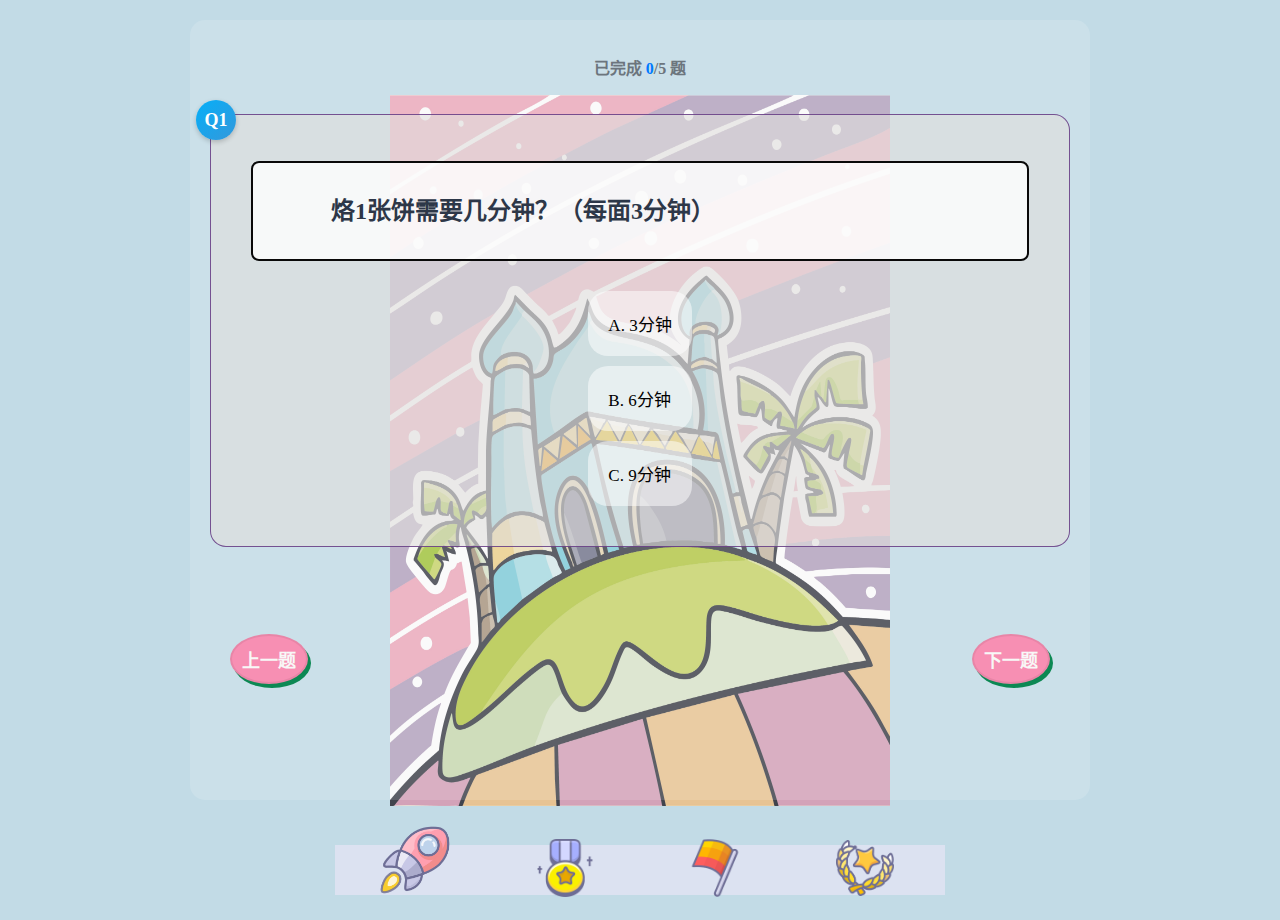
<file: index.html>
<!-- classroom.html -->
<!DOCTYPE html>
<html lang="zh-CN">
<head>
    <meta charset="UTF-8">
    <meta name="viewport" content="width=device-width, initial-scale=1.0">
    <title>课堂练习-勾股定理</title>
    <link rel="stylesheet" href="test.css">
    <link rel="stylesheet" href="classroom.css">
    <link rel="stylesheet" href="nav.css">
    <!-- <link rel="stylesheet" href="https://cdnjs.cloudflare.com/ajax/libs/font-awesome/5.15.4/css/all.min.css">
</head> -->
<body>
    <div class="quiz-container">
        <div class="progress-info">
            已完成 <span id="progress-count">0</span>/5 题
        </div>
        
        <div class="question-container" id="classroom-questions">
            <!-- 题目1 -->
            <div class="question-page active">
                <div class="question-content">
                    <span class="question-number3">Q1</span>
                    <p class="question-text">
                        烙1张饼需要几分钟？（每面3分钟）
                    </p>
                    <div class="options-container1">
                        <ul class="options">
                            <li class="option option-a">
                                <input type="radio" name="q1" value="A" id="q1a">
                                <label for="q1a">A. 3分钟</label>
                            </li>
                            <li class="option option-b">
                                <input type="radio" name="q1" value="B" id="q1b">
                                <label for="q1b">B. 6分钟</label>
                            </li>
                            <li class="option option-c">
                                <input type="radio" name="q1" value="C" id="q1c">
                                <label for="q1c">C. 9分钟</label>
                            </li>
                        </ul>
                    </div>
                </div>
            </div>

            <!-- 题目2 -->
            <div class="question-page">
                <div class="question-content">
                    <span class="question-number3">Q2</span>
                    <p class="question-text">
                        锅1次最多烙2张饼，每面3分钟，问烙3张饼最少需要多久？
                    </p>
                    <div class="options-container1">
                        <ul class="options">
                            <li class="option option-a">
                                <input type="radio" name="q2" value="A" id="q2a">
                                <label for="q2a">A. 6分钟</label>
                            </li>
                            <li class="option option-b">
                                <input type="radio" name="q2" value="B" id="q2b">
                                <label for="q2b">B. 9分钟</label>
                            </li>
                            <li class="option option-c">
                                <input type="radio" name="q2" value="C" id="q2c">
                                <label for="q2c">C. 12分钟</label>
                            </li>
                        </ul>
                    </div>
                </div>
            </div>

            <!-- 题目3 -->
            <div class="question-page">
                <div class="question-content">
                    <span class="question-number3">Q3</span>
                    <p class="question-text">
                        锅1次最多烙2张饼，每面3分钟，问烙5张饼最少需要多久？
                    </p>
                    <div class="options-container1">
                        <ul class="options">
                            <li class="option option-a">
                                <input type="radio" name="q3" value="A" id="q3a">
                                <label for="q3a">A. 15分钟</label>
                            </li>
                            <li class="option option-b">
                                <input type="radio" name="q3" value="B" id="q3b">
                                <label for="q3b">B. 18分钟</label>
                            </li>
                            <li class="option option-c">
                                <input type="radio" name="q3" value="C" id="q3c">
                                <label for="q3c">C. 30分钟</label>
                            </li>
                        </ul>
                    </div>
                </div>
            </div>

            <!-- 题目4 -->
            <div class="question-page">
                <div class="question-content">
                    <span class="question-number3">Q4</span>
                    <p class="question-text">
                        锅1次最多烙2张饼，每面3分钟，问烙6张饼最少需要多久？
                    </p>
                    <div class="options-container1">
                        <ul class="options">
                            <li class="option option-a">
                                <input type="radio" name="q4" value="A" id="q4a">
                                <label for="q4a">A. 15分钟</label>
                            </li>
                            <li class="option option-b">
                                <input type="radio" name="q4" value="B" id="q4b">
                                <label for="q4b">B. 18分钟</label>
                            </li>
                            <li class="option option-c">
                                <input type="radio" name="q4" value="C" id="q4c">
                                <label for="q4c">C. 36分钟</label>
                            </li>
                        </ul>
                    </div>
                </div>
            </div>
            <!-- 题目5 -->
            <div class="question-page">
                <div class="question-content">
                    <span class="question-number3">Q5</span>
                    <p class="question-text">
                        福建舰上有2条电磁弹射轨道，可同时弹射2架飞机。现需起飞9架飞机，每架飞机准备时间10分钟，弹射时间1分钟，最短用时多少?
                    </p>
                    <div class="options-container1">
                        <ul class="options">
                            <li class="option option-a">
                                <input type="radio" name="q5" value="A" id="q5a">
                                <label for="q5a">A. 60分钟</label>
                            </li>
                            <li class="option option-b">
                                <input type="radio" name="q5" value="B" id="q5b">
                                <label for="q5b">B. 80分钟</label>
                            </li>
                            <li class="option option-c">
                                <input type="radio" name="q5" value="C" id="q5c">
                                <label for="q5c">C. 90分钟</label>
                            </li>
                        </ul>
                    </div>
                </div>
            </div>
            <div class="button-controls">
                <button class="prev-btn">上一题</button>
                <button class="next-btn">下一题</button>
            </div>
        </div>

        

        <!-- 完成提示层 -->
        <div class="complete-layer">
            <h2>课堂练习完成！继续学习进步吧！</h2>
            <button id="goto-homework">继续课后练习</button>
        </div>
    </div>
    <nav class="nav">
        <div class="nav-item ">
            <a href="index.html">
                <img src="img/火箭.png" class="nav__image">
            </a>
        </div>
        <div class="nav-item">
            <a href="test.html">
              <img src="img/游戏勋章.png" class="nav__image">
            </a>
        </div>
        <div class="nav-item">
            <a href="review.html">
                <img src="img/游戏分数分值.png" class="nav__image">
            </a>
        </div>
        <div class="nav-item">
            <a href="showmath.html">
                <img src="img/徽章.png" class="nav__image">
            </a>
        </div>
        <div class="nav-overlay"></div>
    </nav>
    
    <script>
        // 移除动态加载导航的代码，因为我们已经直接在HTML中添加了导航结构
        // 设置当前激活状态
        // document.addEventListener('DOMContentLoaded', function() {
        //     const currentPage = window.location.pathname.split('/').pop();
        //     document.querySelectorAll('.nav-item').forEach(link => {
        //         if(link.getAttribute('href') === currentPage || 
        //            (currentPage === '' && link.getAttribute('href') === 'index.html')) {
        //             link.classList.add('active');
        //         }
        //     });
        // });
        // 通用导航逻辑
document.addEventListener("DOMContentLoaded", function () {
  const navItems = document.querySelectorAll(".nav-item");
  const overlay = document.querySelector(".nav-overlay");
  
  // 初始化激活状态
  setActiveByUrl();
  updateOverlayPosition();

  navItems.forEach(item => {
    item.addEventListener("click", function(e) {
      e.preventDefault();
      const targetPage = this.querySelector('a').href;
      
      // 更新激活状态
      navItems.forEach(i => i.classList.remove('active'));
      this.classList.add('active');
      
      // 更新覆盖层位置
      updateOverlayPosition();
      
      // 延迟跳转
      setTimeout(() => {
        window.location.href = targetPage;
      }, 300);
    });
  });

  function setActiveByUrl() {
    const path = window.location.pathname.split('/').pop();
    navItems.forEach(item => {
      const link = new URL(item.querySelector('a').href).pathname.split('/').pop();
      item.classList.toggle('active', link === path);
    });
  }

  function updateOverlayPosition() {
    const activeItem = document.querySelector('.nav-item.active');
    if (!activeItem) return;
    
    const itemWidth = activeItem.offsetWidth;
    const itemOffset = activeItem.offsetLeft;
    
    overlay.style.width = `${itemWidth}px`;
    overlay.style.left = `${itemOffset}px`;
  }
  
  // 窗口resize监听
  window.addEventListener('resize', () => {
    updateOverlayPosition();
  });
});
    </script>
    <script src="classroom.js"></script>
    <script src="test3.js"></script>
</body>
</html>
</file>
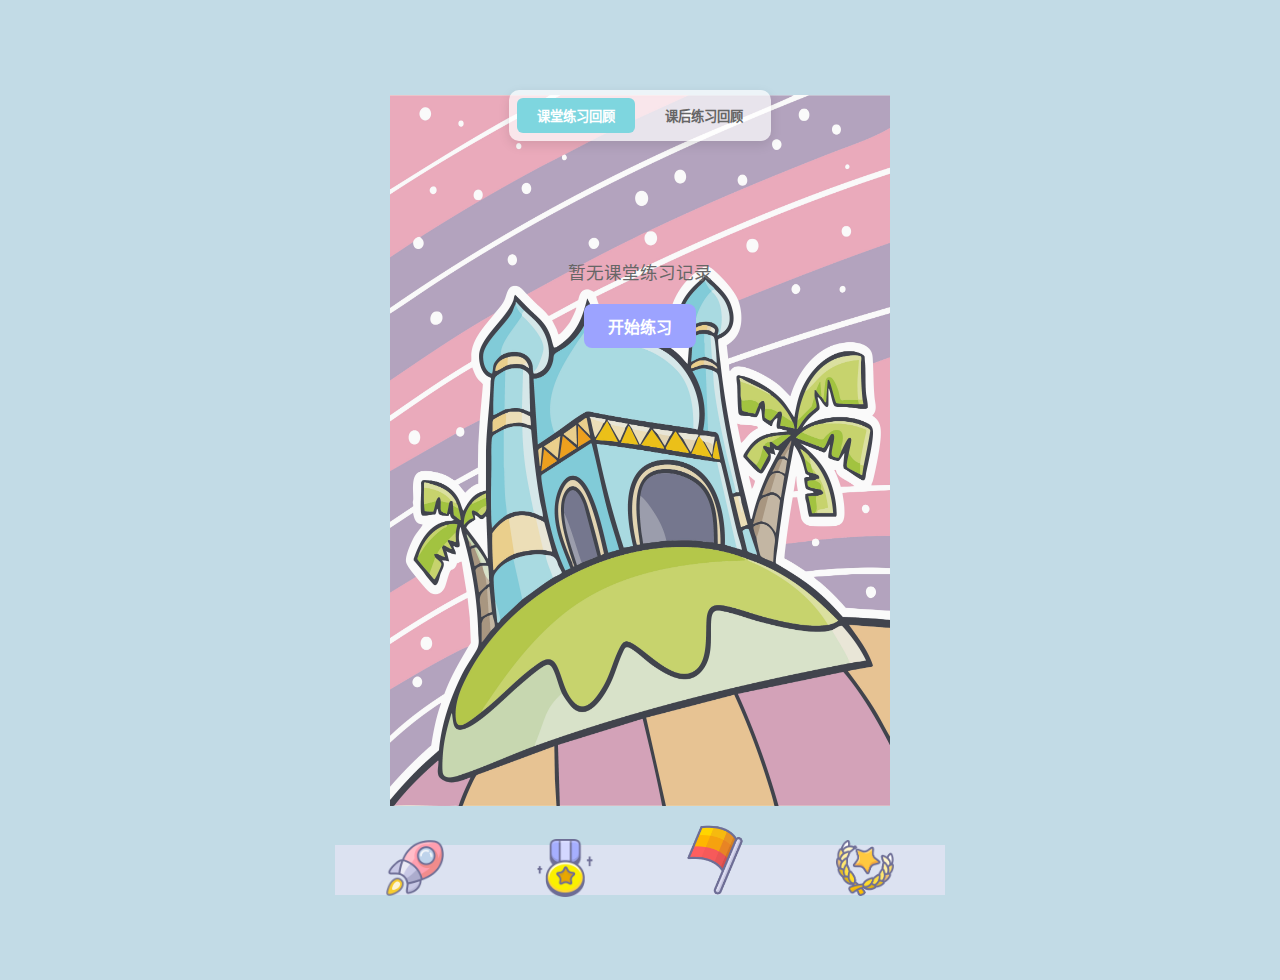
<file: review.html>
<!DOCTYPE html>
<html lang="zh-CN">
<head>
    <meta charset="UTF-8">
    <meta name="viewport" content="width=device-width, initial-scale=1.0">
    <title>习题回顾-勾股定理</title>
    <link rel="stylesheet" href="test.css">
    <link rel="stylesheet" href="style_score.css">
    <link rel="stylesheet" href="stlye_sidebar.css">
    <link rel="stylesheet" href="review_style.css">
    <link rel="stylesheet" href="nav.css">
</head>
<body>
    <nav class="nav">
        <div class="nav-item ">
            <a href="index.html">
                <img src="img/火箭.png" class="nav__image">
            </a>
        </div>
        <div class="nav-item">
            <a href="test.html">
              <img src="img/游戏勋章.png" class="nav__image">
            </a>
        </div>
        <div class="nav-item">
            <a href="review.html">
                <img src="img/游戏分数分值.png" class="nav__image">
            </a>
        </div>
        <div class="nav-item">
            <a href="showmath.html">
                <img src="img/徽章.png" class="nav__image">
            </a>
        </div>
        <div class="nav-overlay"></div>
    </nav>
    <!-- 习题回顾子导航 -->
    <div class="subnav-container">
        <div class="subnav">
            <button class="subnav-item active" data-type="classroom">课堂练习回顾</button>
            <button class="subnav-item" data-type="homework">课后练习回顾</button>
        </div>
    </div>

    <!-- 内容区域 -->
    <div class="review-page-container">
        <!-- 课堂练习回顾内容 -->
        <div class="review-section active" id="classroom-review">
            <div class="review-cards" id="classroom-cards">
                <!-- 卡片将由JavaScript动态生成 -->
                <div class="empty-state">
                    <p>暂无课堂练习记录</p>
                    <a href="index.html" class="start-exercise-btn">开始练习</a>
                </div>
            </div>
        </div>

        <!-- 课后练习回顾内容 -->
        <div class="review-section" id="homework-review">
            <div class="review-cards" id="homework-cards">
                <!-- 卡片将由JavaScript动态生成 -->
                <div class="empty-state">
                    <p>暂无课后练习记录</p>
                    <a href="test.html" class="start-exercise-btn">开始练习</a>
                </div>
            </div>
        </div>
    </div>

    <!-- 详细回顾弹出层 -->
    <div class="detail-review-overlay">
        <div class="detail-review-container">
            <button class="close-detail">&times;</button>
            <h2 class="detail-title">练习详情</h2>
            <div class="detail-stats">
                <div class="stat-item">
                    <span class="stat-label">总题数：</span>
                    <span class="stat-value stat-total">0</span>
                </div>
                <div class="stat-item">
                    <span class="stat-label">正确数：</span>
                    <span class="stat-value stat-correct">0</span>
                </div>
                <div class="stat-item">
                    <span class="stat-label">正确率：</span>
                    <span class="stat-value stat-accuracy">0%</span>
                </div>
                <div class="stat-item">
                    <span class="stat-label">用时：</span>
                    <span class="stat-value time-value">0s</span>
                </div>
                <div class="stat-item">
                    <span class="stat-label">日期：</span>
                    <span class="stat-value date-value">2023-01-01</span>
                </div>
            </div>
            <div class="detail-questions">
                <!-- 题目详情将由JavaScript动态生成 -->
            </div>
        </div>
    </div>

    <script>
        // 通用导航逻辑
document.addEventListener("DOMContentLoaded", function () {
  const navItems = document.querySelectorAll(".nav-item");
  const overlay = document.querySelector(".nav-overlay");
  
  // 初始化激活状态
  setActiveByUrl();
  updateOverlayPosition();

  navItems.forEach(item => {
    item.addEventListener("click", function(e) {
      e.preventDefault();
      const targetPage = this.querySelector('a').href;
      
      // 更新激活状态
      navItems.forEach(i => i.classList.remove('active'));
      this.classList.add('active');
      
      // 更新覆盖层位置
      updateOverlayPosition();
      
      // 延迟跳转
      setTimeout(() => {
        window.location.href = targetPage;
      }, 300);
    });
  });

  function setActiveByUrl() {
    const path = window.location.pathname.split('/').pop();
    navItems.forEach(item => {
      const link = new URL(item.querySelector('a').href).pathname.split('/').pop();
      item.classList.toggle('active', link === path);
    });
  }

  function updateOverlayPosition() {
    const activeItem = document.querySelector('.nav-item.active');
    if (!activeItem) return;
    
    const itemWidth = activeItem.offsetWidth;
    const itemOffset = activeItem.offsetLeft;
    
    overlay.style.width = `${itemWidth}px`;
    overlay.style.left = `${itemOffset}px`;
  }
  
  // 窗口resize监听
  window.addEventListener('resize', () => {
    updateOverlayPosition();
  });
});
    </script>
    <script src="review.js"></script>
</body>
</html>
</file>
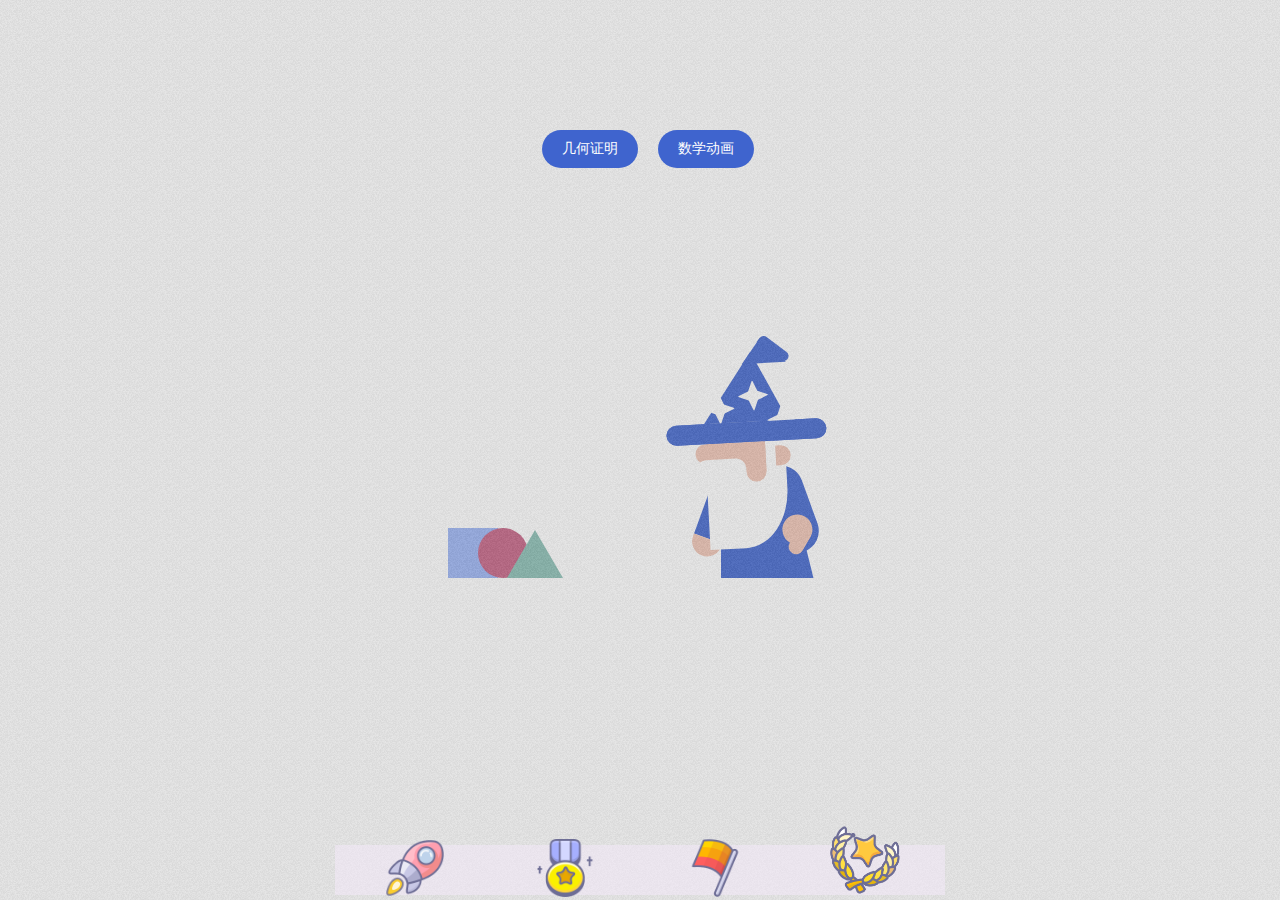
<file: showmath.html>
<!DOCTYPE html>
<html lang="en">

<head>
    <meta charset="UTF-8">
    <meta name="viewport" content="width=device-width, initial-scale=1.0">
    <title>数学之美</title>
    <link rel="stylesheet" href="nav.css">
    <style>
        @charset "UTF-8";
        body {
            display: -webkit-box;
            display: flex;
            -webkit-box-align: center;
            align-items: center;
            -webkit-box-pack: center;
            justify-content: center;
            -webkit-box-orient: vertical;
            -webkit-box-direction: normal;
            flex-direction: column;
            flex-wrap: wrap;
            width: 100vw;
            height: 100vh;
            overflow: hidden
        }

        .scene {
            display: -webkit-box;
            display: flex
        }

        .wizard {
            position: relative;
            width: 190px;
            height: 240px
        }

        .body {
            position: absolute;
            bottom: 0;
            left: 68px;
            height: 100px;
            width: 60px;
            background: #3f64ce
        }

        .body::after {
            content: "";
            position: absolute;
            bottom: 0;
            left: 20px;
            height: 100px;
            width: 60px;
            background: #3f64ce;
            -webkit-transform: skewX(14deg);
            transform: skewX(14deg)
        }

        .right-arm {
            position: absolute;
            bottom: 74px;
            left: 110px;
            height: 44px;
            width: 90px;
            background: #3f64ce;
            border-radius: 22px;
            -webkit-transform-origin: 16px 22px;
            transform-origin: 16px 22px;
            -webkit-transform: rotate(70deg);
            transform: rotate(70deg);
            -webkit-animation: right_arm 10s ease-in-out infinite;
            animation: right_arm 10s ease-in-out infinite
        }

        .right-arm .right-hand {
            position: absolute;
            right: 8px;
            bottom: 8px;
            width: 30px;
            height: 30px;
            border-radius: 50%;
            background: #f1c5b4;
            -webkit-transform-origin: center center;
            transform-origin: center center;
            -webkit-transform: rotate(-40deg);
            transform: rotate(-40deg);
            -webkit-animation: right_hand 10s ease-in-out infinite;
            animation: right_hand 10s ease-in-out infinite
        }

        .right-arm .right-hand::after {
            content: "";
            position: absolute;
            right: 0px;
            top: -8px;
            width: 15px;
            height: 30px;
            border-radius: 10px;
            background: #f1c5b4;
            -webkit-transform: translateY(16px);
            transform: translateY(16px);
            -webkit-animation: right_finger 10s ease-in-out infinite;
            animation: right_finger 10s ease-in-out infinite
        }

        .left-arm {
            position: absolute;
            bottom: 74px;
            left: 26px;
            height: 44px;
            width: 70px;
            background: #3f64ce;
            border-bottom-left-radius: 8px;
            -webkit-transform-origin: 60px 26px;
            transform-origin: 60px 26px;
            -webkit-transform: rotate(-70deg);
            transform: rotate(-70deg);
            -webkit-animation: left_arm 10s ease-in-out infinite;
            animation: left_arm 10s ease-in-out infinite
        }

        .left-arm .left-hand {
            position: absolute;
            left: -18px;
            top: 0;
            width: 18px;
            height: 30px;
            border-top-left-radius: 35px;
            border-bottom-left-radius: 35px;
            background: #f1c5b4
        }

        .left-arm .left-hand::after {
            content: "";
            position: absolute;
            right: 0;
            top: 0;
            width: 30px;
            height: 15px;
            border-radius: 20px;
            background: #f1c5b4;
            -webkit-transform-origin: right bottom;
            transform-origin: right bottom;
            -webkit-transform: scaleX(0);
            transform: scaleX(0);
            -webkit-animation: left_finger 10s ease-in-out infinite;
            animation: left_finger 10s ease-in-out infinite
        }

        .head {
            position: absolute;
            top: 0;
            left: 14px;
            width: 160px;
            height: 210px;
            -webkit-transform-origin: center center;
            transform-origin: center center;
            -webkit-transform: rotate(-3deg);
            transform: rotate(-3deg);
            -webkit-animation: head 10s ease-in-out infinite;
            animation: head 10s ease-in-out infinite
        }

        .head .beard {
            position: absolute;
            bottom: 0;
            left: 38px;
            height: 106px;
            width: 80px;
            border-bottom-right-radius: 55%;
            background: #ffffff
        }

        .head .beard::after {
            content: "";
            position: absolute;
            top: 16px;
            left: -10px;
            width: 40px;
            height: 20px;
            border-radius: 20px;
            background: #ffffff
        }

        .head .face {
            position: absolute;
            bottom: 76px;
            left: 38px;
            height: 30px;
            width: 60px;
            background: #f1c5b4
        }

        .head .face::before {
            content: "";
            position: absolute;
            top: 0px;
            left: 40px;
            width: 20px;
            height: 40px;
            border-bottom-right-radius: 20px;
            border-bottom-left-radius: 20px;
            background: #f1c5b4
        }

        .head .face::after {
            content: "";
            position: absolute;
            top: 16px;
            left: -10px;
            width: 50px;
            height: 20px;
            border-radius: 20px;
            border-bottom-right-radius: 0px;
            background: #ffffff
        }

        .head .face .adds {
            position: absolute;
            top: 0px;
            left: -10px;
            width: 40px;
            height: 20px;
            border-radius: 20px;
            background: #f1c5b4
        }

        .head .face .adds::after {
            content: "";
            position: absolute;
            top: 5px;
            left: 80px;
            width: 15px;
            height: 20px;
            border-bottom-right-radius: 20px;
            border-top-right-radius: 20px;
            background: #f1c5b4
        }

        .head .hat {
            position: absolute;
            bottom: 106px;
            left: 0;
            width: 160px;
            height: 20px;
            border-radius: 20px;
            background: #3f64ce
        }

        .head .hat::before {
            content: "";
            position: absolute;
            top: -70px;
            left: 50%;
            -webkit-transform: translatex(-50%);
            transform: translatex(-50%);
            width: 0;
            height: 0;
            border-style: solid;
            border-width: 0 34px 70px 50px;
            border-color: transparent transparent #3f64ce transparent
        }

        .head .hat::after {
            content: "";
            position: absolute;
            top: 0;
            left: 0;
            width: 160px;
            height: 20px;
            background: #3f64ce;
            border-radius: 20px
        }

        .head .hat .hat-of-the-hat {
            position: absolute;
            bottom: 78px;
            left: 79px;
            width: 0;
            height: 0;
            border-style: solid;
            border-width: 0 25px 25px 19px;
            border-color: transparent transparent #3f64ce transparent
        }

        .head .hat .hat-of-the-hat::after {
            content: "";
            position: absolute;
            top: 6px;
            left: -4px;
            width: 35px;
            height: 10px;
            border-radius: 10px;
            border-bottom-left-radius: 0px;
            background: #3f64ce;
            -webkit-transform: rotate(40deg);
            transform: rotate(40deg)
        }

        .head .hat .four-point-star {
            position: absolute;
            width: 12px;
            height: 12px
        }

        .head .hat .four-point-star::after, .head .hat .four-point-star::before {
            content: "";
            position: absolute;
            background: #ffffff;
            display: block;
            left: 0;
            width: 141.4213%;
            top: 0;
            bottom: 0;
            border-radius: 10%;
            -webkit-transform: rotate(66.66deg) skewX(45deg);
            transform: rotate(66.66deg) skewX(45deg)
        }

        .head .hat .four-point-star::after {
            -webkit-transform: rotate(156.66deg) skew(45deg);
            transform: rotate(156.66deg) skew(45deg)
        }

        .head .hat .four-point-star.--first {
            bottom: 28px;
            left: 46px
        }

        .head .hat .four-point-star.--second {
            bottom: 40px;
            left: 80px
        }
        @media (max-width: 768px) {
            .scene {
                transform: scale(0.8);
            }
            .button-container {
                top: 80px;
            }
        }
        .head .hat .four-point-star.--third {
            bottom: 15px;
            left: 108px
        }
        @media (max-width: 768px) {
        .scene {
            transform: scale(0.7);
            -webkit-transform: scale(0.7);
        }
        /* 减小动画移动距离 */
        .square, .circle, .triangle {
            transform: scale(0.6);
            -webkit-transform: scale(0.6);
        }
        .square::after, .circle::after, .triangle::after {
            transform: scale(0.7);
            -webkit-transform: scale(0.7);
        }
    }

        @-webkit-keyframes right_arm {
            0% {
                -webkit-transform: rotate(70deg);
                transform: rotate(70deg)
            }
            10% {
                -webkit-transform: rotate(8deg);
                transform: rotate(8deg)
            }
            15% {
                -webkit-transform: rotate(20deg);
                transform: rotate(20deg)
            }
            20% {
                -webkit-transform: rotate(10deg);
                transform: rotate(10deg)
            }
            25% {
                -webkit-transform: rotate(26deg);
                transform: rotate(26deg)
            }
            30% {
                -webkit-transform: rotate(10deg);
                transform: rotate(10deg)
            }
            35% {
                -webkit-transform: rotate(28deg);
                transform: rotate(28deg)
            }
            40% {
                -webkit-transform: rotate(9deg);
                transform: rotate(9deg)
            }
            45% {
                -webkit-transform: rotate(28deg);
                transform: rotate(28deg)
            }
            50% {
                -webkit-transform: rotate(8deg);
                transform: rotate(8deg)
            }
            58% {
                -webkit-transform: rotate(74deg);
                transform: rotate(74deg)
            }
            62% {
                -webkit-transform: rotate(70deg);
                transform: rotate(70deg)
            }
        }

        @keyframes right_arm {
            0% {
                -webkit-transform: rotate(70deg);
                transform: rotate(70deg)
            }
            10% {
                -webkit-transform: rotate(8deg);
                transform: rotate(8deg)
            }
            15% {
                -webkit-transform: rotate(20deg);
                transform: rotate(20deg)
            }
            20% {
                -webkit-transform: rotate(10deg);
                transform: rotate(10deg)
            }
            25% {
                -webkit-transform: rotate(26deg);
                transform: rotate(26deg)
            }
            30% {
                -webkit-transform: rotate(10deg);
                transform: rotate(10deg)
            }
            35% {
                -webkit-transform: rotate(28deg);
                transform: rotate(28deg)
            }
            40% {
                -webkit-transform: rotate(9deg);
                transform: rotate(9deg)
            }
            45% {
                -webkit-transform: rotate(28deg);
                transform: rotate(28deg)
            }
            50% {
                -webkit-transform: rotate(8deg);
                transform: rotate(8deg)
            }
            58% {
                -webkit-transform: rotate(74deg);
                transform: rotate(74deg)
            }
            62% {
                -webkit-transform: rotate(70deg);
                transform: rotate(70deg)
            }
        }

        @-webkit-keyframes left_arm {
            0% {
                -webkit-transform: rotate(-70deg);
                transform: rotate(-70deg)
            }
            10% {
                -webkit-transform: rotate(6deg);
                transform: rotate(6deg)
            }
            15% {
                -webkit-transform: rotate(-18deg);
                transform: rotate(-18deg)
            }
            20% {
                -webkit-transform: rotate(5deg);
                transform: rotate(5deg)
            }
            25% {
                -webkit-transform: rotate(-18deg);
                transform: rotate(-18deg)
            }
            30% {
                -webkit-transform: rotate(5deg);
                transform: rotate(5deg)
            }
            35% {
                -webkit-transform: rotate(-17deg);
                transform: rotate(-17deg)
            }
            40% {
                -webkit-transform: rotate(5deg);
                transform: rotate(5deg)
            }
            45% {
                -webkit-transform: rotate(-18deg);
                transform: rotate(-18deg)
            }
            50% {
                -webkit-transform: rotate(6deg);
                transform: rotate(6deg)
            }
            58% {
                -webkit-transform: rotate(-74deg);
                transform: rotate(-74deg)
            }
            62% {
                -webkit-transform: rotate(-70deg);
                transform: rotate(-70deg)
            }
        }

        @keyframes left_arm {
            0% {
                -webkit-transform: rotate(-70deg);
                transform: rotate(-70deg)
            }
            10% {
                -webkit-transform: rotate(6deg);
                transform: rotate(6deg)
            }
            15% {
                -webkit-transform: rotate(-18deg);
                transform: rotate(-18deg)
            }
            20% {
                -webkit-transform: rotate(5deg);
                transform: rotate(5deg)
            }
            25% {
                -webkit-transform: rotate(-18deg);
                transform: rotate(-18deg)
            }
            30% {
                -webkit-transform: rotate(5deg);
                transform: rotate(5deg)
            }
            35% {
                -webkit-transform: rotate(-17deg);
                transform: rotate(-17deg)
            }
            40% {
                -webkit-transform: rotate(5deg);
                transform: rotate(5deg)
            }
            45% {
                -webkit-transform: rotate(-18deg);
                transform: rotate(-18deg)
            }
            50% {
                -webkit-transform: rotate(6deg);
                transform: rotate(6deg)
            }
            58% {
                -webkit-transform: rotate(-74deg);
                transform: rotate(-74deg)
            }
            62% {
                -webkit-transform: rotate(-70deg);
                transform: rotate(-70deg)
            }
        }

        @-webkit-keyframes right_hand {
            0% {
                -webkit-transform: rotate(-40deg);
                transform: rotate(-40deg)
            }
            10% {
                -webkit-transform: rotate(-20deg);
                transform: rotate(-20deg)
            }
            15% {
                -webkit-transform: rotate(-5deg);
                transform: rotate(-5deg)
            }
            20% {
                -webkit-transform: rotate(-60deg);
                transform: rotate(-60deg)
            }
            25% {
                -webkit-transform: rotate(0deg);
                transform: rotate(0deg)
            }
            30% {
                -webkit-transform: rotate(-60deg);
                transform: rotate(-60deg)
            }
            35% {
                -webkit-transform: rotate(0deg);
                transform: rotate(0deg)
            }
            40% {
                -webkit-transform: rotate(-40deg);
                transform: rotate(-40deg)
            }
            45% {
                -webkit-transform: rotate(-60deg);
                transform: rotate(-60deg)
            }
            50% {
                -webkit-transform: rotate(10deg);
                transform: rotate(10deg)
            }
            60% {
                -webkit-transform: rotate(-40deg);
                transform: rotate(-40deg)
            }
        }

        @keyframes right_hand {
            0% {
                -webkit-transform: rotate(-40deg);
                transform: rotate(-40deg)
            }
            10% {
                -webkit-transform: rotate(-20deg);
                transform: rotate(-20deg)
            }
            15% {
                -webkit-transform: rotate(-5deg);
                transform: rotate(-5deg)
            }
            20% {
                -webkit-transform: rotate(-60deg);
                transform: rotate(-60deg)
            }
            25% {
                -webkit-transform: rotate(0deg);
                transform: rotate(0deg)
            }
            30% {
                -webkit-transform: rotate(-60deg);
                transform: rotate(-60deg)
            }
            35% {
                -webkit-transform: rotate(0deg);
                transform: rotate(0deg)
            }
            40% {
                -webkit-transform: rotate(-40deg);
                transform: rotate(-40deg)
            }
            45% {
                -webkit-transform: rotate(-60deg);
                transform: rotate(-60deg)
            }
            50% {
                -webkit-transform: rotate(10deg);
                transform: rotate(10deg)
            }
            60% {
                -webkit-transform: rotate(-40deg);
                transform: rotate(-40deg)
            }
        }

        @-webkit-keyframes right_finger {
            0% {
                -webkit-transform: translateY(16px);
                transform: translateY(16px)
            }
            10% {
                -webkit-transform: none;
                transform: none
            }
            50% {
                -webkit-transform: none;
                transform: none
            }
            60% {
                -webkit-transform: translateY(16px);
                transform: translateY(16px)
            }
        }

        @keyframes right_finger {
            0% {
                -webkit-transform: translateY(16px);
                transform: translateY(16px)
            }
            10% {
                -webkit-transform: none;
                transform: none
            }
            50% {
                -webkit-transform: none;
                transform: none
            }
            60% {
                -webkit-transform: translateY(16px);
                transform: translateY(16px)
            }
        }

        @-webkit-keyframes left_finger {
            0% {
                -webkit-transform: scaleX(0);
                transform: scaleX(0)
            }
            10% {
                -webkit-transform: scaleX(1) rotate(6deg);
                transform: scaleX(1) rotate(6deg)
            }
            15% {
                -webkit-transform: scaleX(1) rotate(0deg);
                transform: scaleX(1) rotate(0deg)
            }
            20% {
                -webkit-transform: scaleX(1) rotate(8deg);
                transform: scaleX(1) rotate(8deg)
            }
            25% {
                -webkit-transform: scaleX(1) rotate(0deg);
                transform: scaleX(1) rotate(0deg)
            }
            30% {
                -webkit-transform: scaleX(1) rotate(7deg);
                transform: scaleX(1) rotate(7deg)
            }
            35% {
                -webkit-transform: scaleX(1) rotate(0deg);
                transform: scaleX(1) rotate(0deg)
            }
            40% {
                -webkit-transform: scaleX(1) rotate(5deg);
                transform: scaleX(1) rotate(5deg)
            }
            45% {
                -webkit-transform: scaleX(1) rotate(0deg);
                transform: scaleX(1) rotate(0deg)
            }
            50% {
                -webkit-transform: scaleX(1) rotate(6deg);
                transform: scaleX(1) rotate(6deg)
            }
            58% {
                -webkit-transform: scaleX(0);
                transform: scaleX(0)
            }
        }

        @keyframes left_finger {
            0% {
                -webkit-transform: scaleX(0);
                transform: scaleX(0)
            }
            10% {
                -webkit-transform: scaleX(1) rotate(6deg);
                transform: scaleX(1) rotate(6deg)
            }
            15% {
                -webkit-transform: scaleX(1) rotate(0deg);
                transform: scaleX(1) rotate(0deg)
            }
            20% {
                -webkit-transform: scaleX(1) rotate(8deg);
                transform: scaleX(1) rotate(8deg)
            }
            25% {
                -webkit-transform: scaleX(1) rotate(0deg);
                transform: scaleX(1) rotate(0deg)
            }
            30% {
                -webkit-transform: scaleX(1) rotate(7deg);
                transform: scaleX(1) rotate(7deg)
            }
            35% {
                -webkit-transform: scaleX(1) rotate(0deg);
                transform: scaleX(1) rotate(0deg)
            }
            40% {
                -webkit-transform: scaleX(1) rotate(5deg);
                transform: scaleX(1) rotate(5deg)
            }
            45% {
                -webkit-transform: scaleX(1) rotate(0deg);
                transform: scaleX(1) rotate(0deg)
            }
            50% {
                -webkit-transform: scaleX(1) rotate(6deg);
                transform: scaleX(1) rotate(6deg)
            }
            58% {
                -webkit-transform: scaleX(0);
                transform: scaleX(0)
            }
        }

        @-webkit-keyframes head {
            0% {
                -webkit-transform: rotate(-3deg);
                transform: rotate(-3deg)
            }
            10% {
                -webkit-transform: translatex(10px) rotate(7deg);
                transform: translatex(10px) rotate(7deg)
            }
            50% {
                -webkit-transform: translatex(0px) rotate(0deg);
                transform: translatex(0px) rotate(0deg)
            }
            56% {
                -webkit-transform: rotate(-3deg);
                transform: rotate(-3deg)
            }
        }

        @keyframes head {
            0% {
                -webkit-transform: rotate(-3deg);
                transform: rotate(-3deg)
            }
            10% {
                -webkit-transform: translatex(10px) rotate(7deg);
                transform: translatex(10px) rotate(7deg)
            }
            50% {
                -webkit-transform: translatex(0px) rotate(0deg);
                transform: translatex(0px) rotate(0deg)
            }
            56% {
                -webkit-transform: rotate(-3deg);
                transform: rotate(-3deg)
            }
        }

        .objects {
            position: relative;
            width: 200px;
            height: 240px
        }

        .square {
            position: absolute;
            bottom: -60px;
            left: -5px;
            width: 120px;
            height: 120px;
            border-radius: 50%;
            -webkit-transform: rotate(-360deg);
            transform: rotate(-360deg);
            -webkit-animation: path_square 10s ease-in-out infinite;
            animation: path_square 10s ease-in-out infinite
        }

        .square::after {
            content: "";
            position: absolute;
            top: 10px;
            left: 0;
            width: 50px;
            height: 50px;
            background: #9ab3f5
        }

        .circle {
            position: absolute;
            bottom: 10px;
            left: 0;
            width: 100px;
            height: 100px;
            border-radius: 50%;
            -webkit-transform: rotate(-360deg);
            transform: rotate(-360deg);
            -webkit-animation: path_circle 10s ease-in-out infinite;
            animation: path_circle 10s ease-in-out infinite
        }

        .circle::after {
            content: "";
            position: absolute;
            bottom: -10px;
            left: 25px;
            width: 50px;
            height: 50px;
            border-radius: 50%;
            background: #c56183
        }

        .triangle {
            position: absolute;
            bottom: -62px;
            left: -10px;
            width: 110px;
            height: 110px;
            border-radius: 50%;
            -webkit-transform: rotate(-360deg);
            transform: rotate(-360deg);
            -webkit-animation: path_triangle 10s ease-in-out infinite;
            animation: path_triangle 10s ease-in-out infinite
        }

        .triangle::after {
            content: "";
            position: absolute;
            top: 0;
            right: -10px;
            width: 0;
            height: 0;
            border-style: solid;
            border-width: 0 28px 48px 28px;
            border-color: transparent transparent #89beb3 transparent
        }

        @-webkit-keyframes path_circle {
            0% {
                -webkit-transform: translateY(0);
                transform: translateY(0)
            }
            10% {
                -webkit-transform: translateY(-100px) rotate(-5deg);
                transform: translateY(-100px) rotate(-5deg)
            }
            55% {
                -webkit-transform: translateY(-100px) rotate(-360deg);
                transform: translateY(-100px) rotate(-360deg)
            }
            58% {
                -webkit-transform: translateY(-100px) rotate(-360deg);
                transform: translateY(-100px) rotate(-360deg)
            }
            63% {
                -webkit-transform: rotate(-360deg);
                transform: rotate(-360deg)
            }
        }

        @keyframes path_circle {
            0% {
                -webkit-transform: translateY(0);
                transform: translateY(0)
            }
            10% {
                -webkit-transform: translateY(-100px) rotate(-5deg);
                transform: translateY(-100px) rotate(-5deg)
            }
            55% {
                -webkit-transform: translateY(-100px) rotate(-360deg);
                transform: translateY(-100px) rotate(-360deg)
            }
            58% {
                -webkit-transform: translateY(-100px) rotate(-360deg);
                transform: translateY(-100px) rotate(-360deg)
            }
            63% {
                -webkit-transform: rotate(-360deg);
                transform: rotate(-360deg)
            }
        }

        @-webkit-keyframes path_square {
            0% {
                -webkit-transform: translateY(0);
                transform: translateY(0)
            }
            10% {
                -webkit-transform: translateY(-155px) translatex(-15px) rotate(10deg);
                transform: translateY(-155px) translatex(-15px) rotate(10deg)
            }
            55% {
                -webkit-transform: translateY(-155px) translatex(-15px) rotate(-350deg);
                transform: translateY(-155px) translatex(-15px) rotate(-350deg)
            }
            57% {
                -webkit-transform: translateY(-155px) translatex(-15px) rotate(-350deg);
                transform: translateY(-155px) translatex(-15px) rotate(-350deg)
            }
            63% {
                -webkit-transform: rotate(-360deg);
                transform: rotate(-360deg)
            }
        }

        @keyframes path_square {
            0% {
                -webkit-transform: translateY(0);
                transform: translateY(0)
            }
            10% {
                -webkit-transform: translateY(-155px) translatex(-15px) rotate(10deg);
                transform: translateY(-155px) translatex(-15px) rotate(10deg)
            }
            55% {
                -webkit-transform: translateY(-155px) translatex(-15px) rotate(-350deg);
                transform: translateY(-155px) translatex(-15px) rotate(-350deg)
            }
            57% {
                -webkit-transform: translateY(-155px) translatex(-15px) rotate(-350deg);
                transform: translateY(-155px) translatex(-15px) rotate(-350deg)
            }
            63% {
                -webkit-transform: rotate(-360deg);
                transform: rotate(-360deg)
            }
        }

        @-webkit-keyframes path_triangle {
            0% {
                -webkit-transform: translateY(0);
                transform: translateY(0)
            }
            10% {
                -webkit-transform: translateY(-172px) translatex(10px) rotate(-10deg);
                transform: translateY(-172px) translatex(10px) rotate(-10deg)
            }
            55% {
                -webkit-transform: translateY(-172px) translatex(10px) rotate(-365deg);
                transform: translateY(-172px) translatex(10px) rotate(-365deg)
            }
            58% {
                -webkit-transform: translateY(-172px) translatex(10px) rotate(-365deg);
                transform: translateY(-172px) translatex(10px) rotate(-365deg)
            }
            63% {
                -webkit-transform: rotate(-360deg);
                transform: rotate(-360deg)
            }
        }

        @keyframes path_triangle {
            0% {
                -webkit-transform: translateY(0);
                transform: translateY(0)
            }
            10% {
                -webkit-transform: translateY(-172px) translatex(10px) rotate(-10deg);
                transform: translateY(-172px) translatex(10px) rotate(-10deg)
            }
            55% {
                -webkit-transform: translateY(-172px) translatex(10px) rotate(-365deg);
                transform: translateY(-172px) translatex(10px) rotate(-365deg)
            }
            58% {
                -webkit-transform: translateY(-172px) translatex(10px) rotate(-365deg);
                transform: translateY(-172px) translatex(10px) rotate(-365deg)
            }
            63% {
                -webkit-transform: rotate(-360deg);
                transform: rotate(-360deg)
            }
        }
        /*======================进度条================*/
        /* .progress {
            position: relative;
            margin-top: 60px;
            width: 400px;
            height: 20px;
            background: #eee
        }

        .progress::after {
            content: "";
            position: absolute;
            top: 0;
            left: 0;
            width: 0;
            height: 100%;
            background: #637373;
            -webkit-animation: progress 20s linear infinite;
            animation: progress 20s linear infinite
        }

        @-webkit-keyframes progress {
            from {
                width: 0
            }
            to {
                width: 100%
            }
        }

        @keyframes progress {
            from {
                width: 0
            }
            to {
                width: 100%
            }
        } */
         /*======================*/
        /* 新增按钮样式 */
        .button-container {
            position: absolute;
            top: 120px;
            width: 100%;
            display: flex;
            justify-content: center;
            gap: 20px;
            z-index: 1001;
            padding:10px 0;
        }

        .nav-button {
            padding: 10px 20px;
            background: #3f64ce;
            color: white;
            border: none;
            border-radius: 20px;
            cursor: pointer;
            font-size: 14px;
            text-decoration: none;
            transition: transform 0.2s, background 0.2s;
        }

        .nav-button:hover {
            background: #2a4a9e;
            transform: scale(1.05);
        }
        /*======================*/
        .noise {
            position: absolute;
            top: 50%;
            left: 50%;
            -webkit-transform: translate(-50%, -50%);
            transform: translate(-50%, -50%);
            width: 100%;
            height: 100%;
            z-index: 1000;
            background-image: url([data-uri])
        }
    </style>
</head>

<body>
<div class="scene">
    <div class="objects">
        <div class="square"></div>
        <div class="circle"></div>
        <div class="triangle"></div>
    </div>
    <div class="wizard">
        <div class="body"></div>
        <div class="right-arm">
            <div class="right-hand"></div>
        </div>
        <div class="left-arm">
            <div class="left-hand"></div>
        </div>
        <div class="head">
            <div class="beard"></div>
            <div class="face">
                <div class="adds"></div>
            </div>
            <div class="hat">
                <div class="hat-of-the-hat"></div>
                <div class="four-point-star --first"></div>
                <div class="four-point-star --second"></div>
                <div class="four-point-star --third"></div>
            </div>
        </div>
    </div>
</div>
<div class="noise"></div>
<div class="button-container">
    <a href="lll.html" class="nav-button">几何证明</a>
    <a href="yyy.html" class="nav-button">数学动画</a>
</div>
<nav class="nav">
    <div class="nav-item ">
        <a href="index.html">
            <img src="img/火箭.png" class="nav__image">
        </a>
    </div>
    <div class="nav-item">
        <a href="test.html">
          <img src="img/游戏勋章.png" class="nav__image">
        </a>
    </div>
    <div class="nav-item">
        <a href="review.html">
            <img src="img/游戏分数分值.png" class="nav__image">
        </a>
    </div>
    <div class="nav-item">
        <a href="showmath.html">
            <img src="img/徽章.png" class="nav__image">
        </a>
    </div>
    <div class="nav-overlay"></div>
</nav>
<script>
   // 获取所有导航按钮
    const navButtons = document.querySelectorAll('.nav-button');
    
    // 为每个按钮绑定点击事件
    navButtons.forEach(button => {
        button.addEventListener('click', (e) => {
            // 获取目标URL
            const target = button.getAttribute('href');
            
            // 执行跳转处理
            handleNavigation(e, target);
        });
    });
    
    // 页面加载时的按钮动画
    document.addEventListener('DOMContentLoaded', () => {
        navButtons.forEach(btn => {
            btn.style.transform = 'scale(0.9)';
            setTimeout(() => {
                btn.style.transform = 'scale(1)';
            }, 500);
        });
    });
    //==============================================//
    document.addEventListener("DOMContentLoaded", function () {
  const navItems = document.querySelectorAll(".nav-item");
  const overlay = document.querySelector(".nav-overlay");
  
  // 初始化激活状态
  setActiveByUrl();
  updateOverlayPosition();

  navItems.forEach(item => {
    item.addEventListener("click", function(e) {
      e.preventDefault();
      const targetPage = this.querySelector('a').href;
      
      // 更新激活状态
      navItems.forEach(i => i.classList.remove('active'));
      this.classList.add('active');
      
      // 更新覆盖层位置
      updateOverlayPosition();
      
      // 延迟跳转
      setTimeout(() => {
        window.location.href = targetPage;
      }, 300);
    });
  });

  function setActiveByUrl() {
    const path = window.location.pathname.split('/').pop();
    navItems.forEach(item => {
      const link = new URL(item.querySelector('a').href).pathname.split('/').pop();
      item.classList.toggle('active', link === path);
    });
  }

  function updateOverlayPosition() {
    const activeItem = document.querySelector('.nav-item.active');
    if (!activeItem) return;
    
    const itemWidth = activeItem.offsetWidth;
    const itemOffset = activeItem.offsetLeft;
    
    overlay.style.width = `${itemWidth}px`;
    overlay.style.left = `${itemOffset}px`;
  }
  
  // 窗口resize监听
  window.addEventListener('resize', () => {
    updateOverlayPosition();
  });
});
    </script>
    </script>
</body>

</html>
</file>
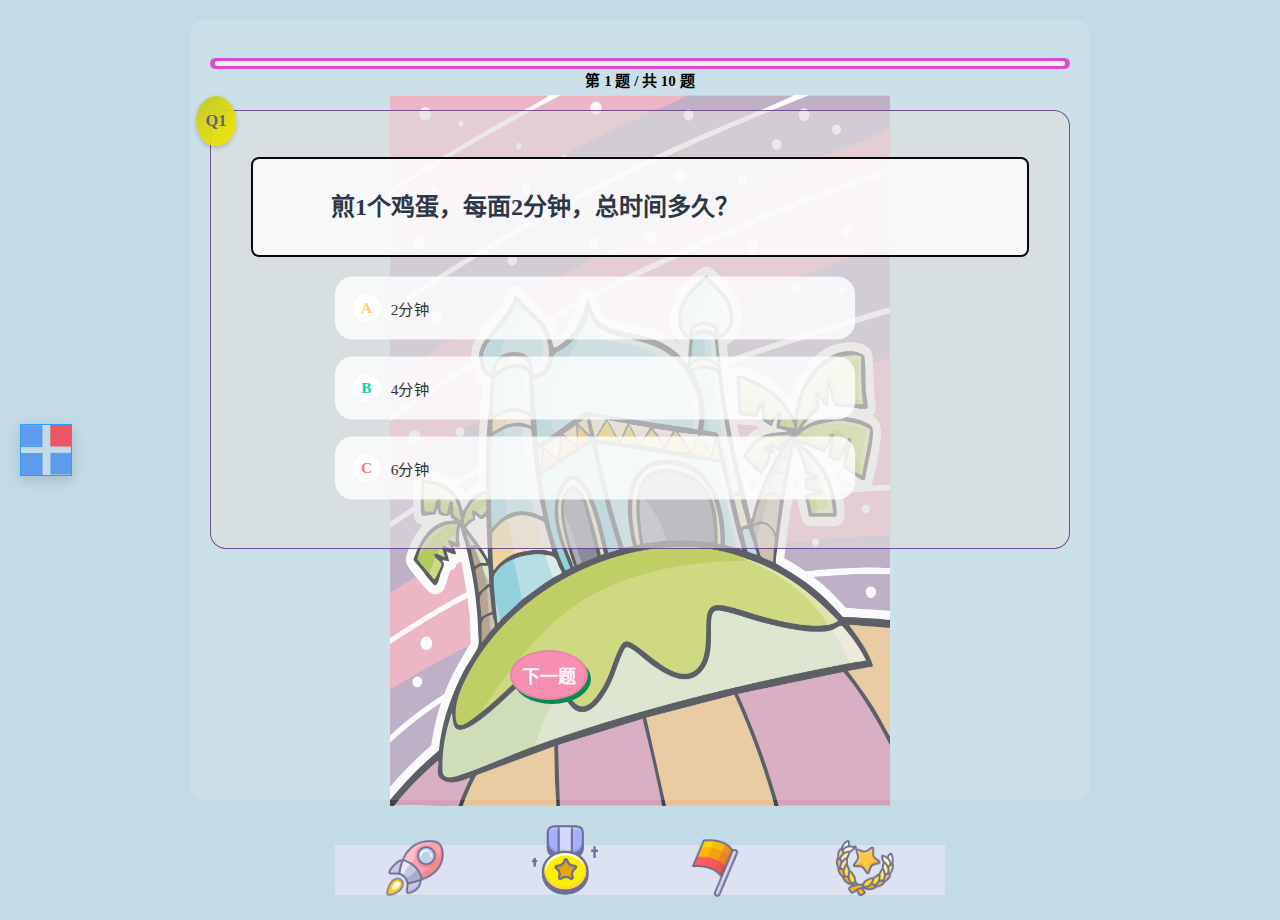
<file: test.html>
<!DOCTYPE html>
<html lang="zh-CN">
<head>
    <meta charset="UTF-8">
    <meta name="viewport" content="width=device-width, initial-scale=1.0">
    <title>课后练习-勾股定理</title>
    <link rel="stylesheet" href="test.css">
    <link rel="stylesheet" href="style_score.css">
    <link rel="stylesheet" href="stlye_sidebar.css">
    <link rel="stylesheet" href="nav.css">
    <!-- <link rel="stylesheet" href="classroom.css"> -->
</head>
<body>
  <nav class="nav">
    <div class="nav-item ">
        <a href="index.html">
            <img src="img/火箭.png" class="nav__image">
        </a>
    </div>
    <div class="nav-item">
        <a href="test.html">
          <img src="img/游戏勋章.png" class="nav__image">
        </a>
    </div>
    <div class="nav-item">
        <a href="review.html">
            <img src="img/游戏分数分值.png" class="nav__image">
        </a>
    </div>
    <div class="nav-item">
        <a href="showmath.html">
            <img src="img/徽章.png" class="nav__image">
        </a>
    </div>
    <div class="nav-overlay"></div>
</nav>
    <!-- 侧边栏切换按钮 -->
    <div class="sidebar-toggle">
        <span class="tooltip">题号导航</span>
    </div>

    <!-- 动态侧边栏 -->
    <div class="sidebar">
        <div class="sidebar-header">
            <h3>答题进度</h3>
            <button class="close-sidebar">&times;</button>
        </div>
        <div class="question-list"></div>
    </div>

    <div class="quiz-container">
        <div class="question-progress">
          <div class="progress-bar">
              <div class="progress-fill"></div>
          </div>
      </div>
        <div class="question-info">
            第 <span id="current-question">1</span> 题 / 共 <span id="total-questions">10</span> 题
        </div>

        <div class="question-container" id="question-container">
            <!-- 题目将由JavaScript动态生成 -->
        </div>
        <div class="controls">
          <button class="prev-btn">上一题</button>
          <button class="next-btn">下一题</button>
      </div>
        
          <!-- 展示分数界面 -->
        <div class="score-layer">
            <div class="score-container">
              <div class="cards">
                <div class="outlinePage">
                  <svg
                    class="icon trophy"
                    viewBox="0 0 1024 1024"
                    version="1.1"
                    xmlns="http://www.w3.org/2000/svg"
                    width="160"
                    height="160"
                  >
                    <path
                      d="M469.333333 682.666667h85.333334v128h-85.333334zM435.2 810.666667h153.6c4.693333 0 8.533333 3.84 8.533333 8.533333v34.133333h-170.666666v-34.133333c0-4.693333 3.84-8.533333 8.533333-8.533333z"
                      fill="#ea9518"
                      class=""
                    ></path>
                    <path
                      d="M384 853.333333h256a42.666667 42.666667 0 0 1 42.666667 42.666667v42.666667H341.333333v-42.666667a42.666667 42.666667 0 0 1 42.666667-42.666667z"
                      fill="#6e4a32"
                      class=""
                    ></path>
                    <path
                      d="M213.333333 256v85.333333a42.666667 42.666667 0 0 0 85.333334 0V256H213.333333zM170.666667 213.333333h170.666666v128a85.333333 85.333333 0 1 1-170.666666 0V213.333333zM725.333333 256v85.333333a42.666667 42.666667 0 0 0 85.333334 0V256h-85.333334z m-42.666666-42.666667h170.666666v128a85.333333 85.333333 0 1 1-170.666666 0V213.333333z"
                      fill="#f4ea2a"
                      class=""
                    ></path>
                    <path
                      d="M298.666667 85.333333h426.666666a42.666667 42.666667 0 0 1 42.666667 42.666667v341.333333a256 256 0 1 1-512 0V128a42.666667 42.666667 0 0 1 42.666667-42.666667z"
                      fill="#f2be45"
                      class=""
                    ></path>
                    <path
                      d="M512 469.333333l-100.309333 52.736 19.157333-111.701333-81.152-79.104 112.128-16.298667L512 213.333333l50.176 101.632 112.128 16.298667-81.152 79.104 19.157333 111.701333z"
                      fill="#FFF2A0"
                    ></path>
                  </svg>
                  <p class="ranking_number"><span class="score-value">0</span><span class="ranking_word">分</span></p>
                  <div class="splitLine"></div>
                  <svg
                    class="icon userAvatar"
                    viewBox="0 0 1024 1024"
                    version="1.1"
                    xmlns="http://www.w3.org/2000/svg"
                    width="25"
                    height="25"
                  >
                    <path
                      d="M512 0C228.693 0 0 228.693 0 512s228.693 512 512 512 512-228.693 512-512S795.307 0 512 0z m0 69.973c244.053 0 442.027 197.973 442.027 442.027 0 87.04-25.6 168.96-69.973 237.227-73.387-78.507-170.667-133.12-281.6-151.893 69.973-34.133 119.467-105.813 119.467-187.733 0-116.053-93.867-209.92-209.92-209.92s-209.92 93.867-209.92 209.92c0 83.627 47.787 155.307 119.467 187.733-110.933 20.48-208.213 75.093-281.6 153.6-44.373-68.267-69.973-150.187-69.973-238.933 0-244.053 197.973-442.027 442.027-442.027z"
                      fill="#8a8a8a"
                    ></path>
                  </svg>
                  <p class="userName">答题完成！</p>
                </div>
                <div class="detailPage">
                  <svg
                    class="icon medals slide-in-top"
                    viewBox="0 0 1024 1024"
                    version="1.1"
                    xmlns="http://www.w3.org/2000/svg"
                    width="80"
                    height="80"
                  >
                    <path
                      d="M896 42.666667h-128l-170.666667 213.333333h128z"
                      fill="#FF4C4C"
                    ></path>
                    <path
                      d="M768 42.666667h-128l-170.666667 213.333333h128z"
                      fill="#3B8CFF"
                    ></path>
                    <path d="M640 42.666667h-128L341.333333 256h128z" fill="#F1F1F1"></path>
                    <path
                      d="M128 42.666667h128l170.666667 213.333333H298.666667z"
                      fill="#FF4C4C"
                    ></path>
                    <path
                      d="M256 42.666667h128l170.666667 213.333333h-128z"
                      fill="#3B8CFF"
                    ></path>
                    <path
                      d="M384 42.666667h128l170.666667 213.333333h-128z"
                      fill="#FBFBFB"
                    ></path>
                    <path
                      d="M298.666667 256h426.666666v213.333333H298.666667z"
                      fill="#E3A815"
                    ></path>
                    <path
                      d="M512 661.333333m-320 0a320 320 0 1 0 640 0 320 320 0 1 0-640 0Z"
                      fill="#FDDC3A"
                    ></path>
                    <path
                      d="M512 661.333333m-256 0a256 256 0 1 0 512 0 256 256 0 1 0-512 0Z"
                      fill="#E3A815"
                    ></path>
                    <path
                      d="M512 661.333333m-213.333333 0a213.333333 213.333333 0 1 0 426.666666 0 213.333333 213.333333 0 1 0-426.666666 0Z"
                      fill="#F5CF41"
                    ></path>
                    <path
                      d="M277.333333 256h469.333334a21.333333 21.333333 0 0 1 0 42.666667h-469.333334a21.333333 21.333333 0 0 1 0-42.666667z"
                      fill="#D19A0E"
                    ></path>
                    <path
                      d="M277.333333 264.533333a12.8 12.8 0 1 0 0 25.6h469.333334a12.8 12.8 0 1 0 0-25.6h-469.333334z m0-17.066666h469.333334a29.866667 29.866667 0 1 1 0 59.733333h-469.333334a29.866667 29.866667 0 1 1 0-59.733333z"
                      fill="#F9D525"
                    ></path>
                    <path
                      d="M512 746.666667l-100.309333 52.736 19.157333-111.701334-81.152-79.104 112.128-16.298666L512 490.666667l50.176 101.632 112.128 16.298666-81.152 79.104 19.157333 111.701334z"
                      fill="#FFF2A0"
                    ></path>
                  </svg>
                  <div class="gradesBox time-box">
                    <svg
                      class="icon gradesIcon"
                      viewBox="0 0 1024 1024"
                      version="1.1"
                      xmlns="http://www.w3.org/2000/svg"
                      width="60"
                      height="60"
                    >
                      <path
                        d="M512 42.666667C252.793 42.666667 42.666667 252.793 42.666667 512s210.126 469.333333 469.333333 469.333333 469.333333-210.126 469.333333-469.333333S771.207 42.666667 512 42.666667z m0 853.333333C294.4 896 128 729.6 128 512S294.4 128 512 128s384 166.4 384 384-166.4 384-384 384z"
                        fill="#6cabf6"
                      ></path>
                      <path
                        d="M512 213.333333c-17.673 0-32 14.327-32 32v256c0 17.673 14.327 32 32 32h170.667c17.673 0 32-14.327 32-32s-14.327-32-32-32h-138.667V245.333333c0-17.673-14.327-32-32-32z"
                        fill="#6cabf6"
                      ></path>
                    </svg>
                    <p class="gradesBoxLabel">用时</p>
                    <p class="gradesBoxNum timeNum time-value">58s</p>
                  </div>
                  <div class="score-actions">
                    <button class="restart-btn pulse">再试一次</button>
                    <button class="challenge-btn">继续挑战</button>
                    <button class="review-btn shine">查看解析</button>
                  </div>
                </div>
              </div>
            </div>
        </div>

        <div class="review-layer">
            <div class="review-container">
                <button class="close-review">&times;</button>
                <h2>题目回顾</h2>
                
                <!-- 添加导航指示器 -->
                <div class="review-nav">
                    <span class="nav-item active" data-index="0"></span>
                    <span class="nav-item" data-index="1"></span>
                    <!-- 动态生成导航点 -->
                </div>
        
                <div class="review-list">
                    <!-- 动态生成题目回顾卡片 -->
                </div>
            </div>
        </div>
    </div>
    <script>
      document.addEventListener("DOMContentLoaded", function () {
  const navItems = document.querySelectorAll(".nav-item");
  const overlay = document.querySelector(".nav-overlay");
  
  // 初始化激活状态
  setActiveByUrl();
  updateOverlayPosition();

  navItems.forEach(item => {
    item.addEventListener("click", function(e) {
      e.preventDefault();
      const targetPage = this.querySelector('a').href;
      
      // 更新激活状态
      navItems.forEach(i => i.classList.remove('active'));
      this.classList.add('active');
      
      // 更新覆盖层位置
      updateOverlayPosition();
      
      // 延迟跳转
      setTimeout(() => {
        window.location.href = targetPage;
      }, 300);
    });
  });

  function setActiveByUrl() {
    const path = window.location.pathname.split('/').pop();
    navItems.forEach(item => {
      const link = new URL(item.querySelector('a').href).pathname.split('/').pop();
      item.classList.toggle('active', link === path);
    });
  }

  function updateOverlayPosition() {
    const activeItem = document.querySelector('.nav-item.active');
    if (!activeItem) return;
    
    const itemWidth = activeItem.offsetWidth;
    const itemOffset = activeItem.offsetLeft;
    
    overlay.style.width = `${itemWidth}px`;
    overlay.style.left = `${itemOffset}px`;
  }
  
  // 窗口resize监听
  window.addEventListener('resize', () => {
    updateOverlayPosition();
  });
});
  </script>
    <script src="question3.js"></script>
    <script src="test3.js"></script>
</body>
</html>
</file>
<file: test.css>
/* 响应式布局 */
body {
    background: url('img/bg2.jpg') center/cover no-repeat fixed;
    background-color:#c2dbe6;
    font-family:'宋体';
    margin:0;
    /*min-height: 100vh;*/
   background-size: 500px 711px;
   min-height: 100vh;
    display: block; 
    overflow-x: hidden;
    /* width:500px;
    height:711px; */
}
/*------------------ 侧边栏题目项样式---------------------- */
/*关闭按钮*/
.close-sidebar {
  position: absolute;
  top: 15px;
  right: 15px;
  width: 35px;
  height: 35px;
  border: none;
  background: rgba(255,50,50,0.9);
  border-radius: 50%;
  cursor: pointer;
  transition: all 0.3s cubic-bezier(0.4, 0, 0.2, 1);
  box-shadow: 0 2px 8px rgba(0,0,0,0.1);
  padding: 0;
}

.close-sidebar:hover {
  transform: rotate(90deg) scale(1.1);
  background-size: 75%;
  box-shadow: 0 3px 12px rgba(0,0,0,0.2);
  background-color: rgba(255,50,50,0.9);
}
/*   侧边栏题目项 */  
/*======================================*/
.star {
  --star-size: 55px;
  --star-color:rgb(250, 246, 21);
  position: relative;
  width: var(--star-size);
  height: var(--star-size);
  cursor: pointer;
  margin: 8px;
  filter: drop-shadow(0 2px 4px rgba(254, 254, 2, 0.1));
  left:20px;
}

.star .checkbox {
  position: absolute;
  opacity: 0;
  width: 100%;
  height: 100%;
  z-index: 20;
  cursor: pointer;
}

/* 星形基础样式 */
.svg-container {
  position: relative;
  width: 100%;
  height: 100%;
}

.svg-outline,
.svg-filled {
  position: absolute;
  width: 100%;
  height: 100%;
  transition: all 0.3s cubic-bezier(0.68, -0.55, 0.27, 1.55);
}

/* 未选中状态 */
.svg-outline {
  fill: rgba(255,255,255,0.9);
  stroke: #fffcfc;
  stroke-width: 1px;
}

/* 选中状态 */
.svg-filled {
  fill: var(--star-color);
  transform: scale(0);
  opacity: 0;
}

/* 题号样式 */
.question-number2 {
  position: absolute;
  top: 50%;
  left: -10px;
  transform: translate(-50%, -45%);
  font-size: 1.2em;
  font-weight: bold;
  color: #f8f7f8;
  pointer-events: none;
  z-index: 10;
}

/* 选中动画 */
.star .checkbox:checked ~ .svg-container .svg-filled {
  transform: scale(1);
  opacity: 1;
  animation: starPop 0.6s ease-out;
}

/* 已答题状态 */
.question-item.answered .svg-outline {
  stroke:#fed330;
  stroke-width: 2px;
}

/* 当前题目 */
.question-item.current {
  animation: currentPulse 1.5s;
  color: yellow;
}

@keyframes starPop {
  0% { transform: scale(0); opacity: 0; }
  70% { transform: scale(1.1); opacity: 1; }
  100% { transform: scale(1); }
}

@keyframes currentPulse {
  0% { transform: scale(1); }
  50% { transform: scale(1.05); }
  100% { transform: scale(1); }
}
/*==========进度条样式===========*/
.question-progress {
  margin-top: 18px;;
  padding: 3px 5px;
  background: #d74dd4;
  border-radius: 8px;
}

.progress-bar {
  height: 5px;
  background: #F8EDEB;
  border-radius: 3px;
  overflow: hidden;
}

.progress-fill {
  width: 0%;
  height: 100%;
  background: linear-gradient(to right, #3e7396, #193fa1);
  transition: width 0.3s ease;
}
/*================================*/
/*=========作答区域样式================*/
.quiz-container {
    position: relative;
    width: 90%;
    max-width: 900px;
    min-height: 400px; /* 设置最小高度，防止内容挤压 */
    margin: 20px auto 40px; /* 增加顶部边距，确保在导航栏下方有足够空间 */
    /* padding: 20px; */
    box-sizing: border-box;
    text-align: center;
    padding-bottom: 100px; /* 给按钮留出空间 */
    min-height: calc(100vh - 120px); /* 防止内容过短 */
    background: rgba(255, 255, 255, 0); /* 半透明白色背景 */
    border-radius: 15px;
    /* border: 1px solid rgba(253, 253, 253, 0.912); */
    font-size:15px;
    font-weight: 600;
    left: 0;
    right: 0;
    background: rgba(255,255,255,0.15);
  /* backdrop-filter: blur(12px) saturate(180%); */
  
}
.quiz-title{
    font-size:30px;
    /* font-family:'Courier, monospace'; */
    font-family: "Helvetica Neue Black", "Arial Black", sans-serif;
}
.question-container {
    position: relative;
    height: 60vh; /* 使用视口高度而非最小高度 */
    min-height: 400px; /* 设置最小高度 */
    max-height: 800px; /* 设置最大高度 */
    margin: 0px 0;
    overflow: visible; /* 允许内容溢出*/
    padding:20px 0 80px;
}

/* 单个题目页 */
.question-page {
    position: absolute;
    width: 100%;
    height: 100%; /* 确保高度填满容器 */
    opacity: 0;
    transform: translateY(20px);
    transition: all 0.4s cubic-bezier(0.4, 0, 0.2, 1);
    pointer-events: none;
    left: 0; /* 确保水平位置固定 */
    top: 0; /* 确保垂直位置固定 */
}

.question-page.active {
    opacity: 1;
    pointer-events: all;/* 允许点击 */
    animation: slideIn 0.5s ease-in-out;
}
/* 扩大题目内容区域 */
.question-content {
  background: #dfdedc9b; /* 半透明背景 */
    border-radius: 16px;
    padding: 30px 40px; 
    margin: 0 auto;
    max-width: 800px;
    transition: transform 0.3s ease, box-shadow 0.3s ease;
    min-height: 300px;
    position: relative;
    border: 1px solid rgba(91, 45, 124, 0.8);
}


/* 题目文本优化 */
.question-text {
  font-size: clamp(0.5rem, 2.5vw, 1.5rem);
  color: #2d3748;
  line-height: 2.0;
  background: rgba(255, 255, 255, 0.8);
  border: 2px solid #090909;
  border-radius: 8px;
  
  /* 文字排版属性 */
  text-indent: 2em; /* 首行缩进2个字符 */
  text-align: left; /* 左对齐 */
  padding: 1.5rem;  /* 统一内边距 */
  margin: 1rem 0;   /* 添加外边距 */
  
  display: block;   /* 取消flex布局 */
  height: auto;     /* 自动高度 */
  
  /* 文字换行优化 */
  word-break: break-word;
  overflow-wrap: break-word;
}
.question-number {
    position: absolute;
    left: -15px;
    top: -15px;
    width: 40px;
    height: 40px;
    font-size: 1.2em;
    color: white;
    font-weight: 700;
    padding: 0;
    border-radius: 50%;
    box-shadow: 0 2px 5px rgba(0,0,0,0.2);
    display: flex;
    align-items: center;
    justify-content: center;
    z-index: 5;
}
/*================================================*/
/* ================= 填空题样式======================== */
.fillblank-container {
    position: relative;
    width: 250px;
    font-family: monospace;
    margin: 30px auto; /* 居中显示 */
}

.fillblank-input {
  width: 100%;
  padding: 15px;
  font-size: 18px;
  font-weight: bold;
  color: #000;
  background-color: #fff;
  border: 4px solid #000;
  position: relative;
  overflow: hidden;
  border-radius: 0;
  outline: none;
  transition: all 0.3s cubic-bezier(0.25, 0.8, 0.25, 1);
  box-shadow: 5px 5px 0 #000, 10px 10px 0 #4a90e2;
}

@keyframes glitch {
  0% {
    transform: translate(0);
  }
  20% {
    transform: translate(-2px, 2px);
  }
  40% {
    transform: translate(-2px, -2px);
  }
  60% {
    transform: translate(2px, 2px);
  }
  80% {
    transform: translate(2px, -2px);
  }
  100% {
    transform: translate(0);
  }
}

.fillblank-input:focus {
  animation: focus-pulse 4s cubic-bezier(0.25, 0.8, 0.25, 1) infinite,
    glitch 0.3s cubic-bezier(0.25, 0.8, 0.25, 1) infinite;
}

.fillblank-input:focus::after {
  content: "";
  position: absolute;
  top: -2px;
  left: -2px;
  right: -2px;
  bottom: -2px;
  background: white;
  z-index: -1;
}

.fillblank-input:focus::before {
  content: "";
  position: absolute;
  top: 0;
  left: 0;
  width: 100%;
  height: 100%;
  background: black;
  z-index: -2;
  clip-path: inset(0 100% 0 0);
  animation: glitch-slice 4s steps(2, end) infinite;
}

@keyframes glitch-slice {
  0% {
    clip-path: inset(0 100% 0 0);
  }
  10% {
    clip-path: inset(0 5% 0 0);
  }
  20% {
    clip-path: inset(0 80% 0 0);
  }
  30% {
    clip-path: inset(0 10% 0 0);
  }
  40% {
    clip-path: inset(0 50% 0 0);
  }
  50% {
    clip-path: inset(0 30% 0 0);
  }
  60% {
    clip-path: inset(0 70% 0 0);
  }
  70% {
    clip-path: inset(0 15% 0 0);
  }
  80% {
    clip-path: inset(0 90% 0 0);
  }
  90% {
    clip-path: inset(0 5% 0 0);
  }
  100% {
    clip-path: inset(0 100% 0 0);
  }
}

.fillblank-label {
  position: absolute;
  left: -3px;
  top: -35px;
  font-size: 14px;
  font-weight: bold;
  color: #fff;
  background-color: #000;
  padding: 5px 10px;
  transform: rotate(-1deg);
  z-index: 1;
  transition: all 0.3s cubic-bezier(0.25, 0.8, 0.25, 1);
}

.fillblank-input:focus + .fillblank-label {
  transform: rotate(0deg) scale(1.05);
  background-color: #4a90e2;
}

.smooth-type {
  position: relative;
  overflow: hidden;
}

.smooth-type::before {
  content: "";
  position: absolute;
  top: 0;
  right: 0;
  bottom: 0;
  left: 0;
  background: linear-gradient(90deg, #fff 0%, rgba(255, 255, 255, 0) 100%);
  z-index: 1;
  opacity: 0;
  transition: opacity 0.3s ease;
}

.smooth-type:focus::before {
  opacity: 1;
  animation: type-gradient 2s linear infinite;
}

@keyframes type-gradient {
  0% {
    background-position: 300px 0;
  }
  100% {
    background-position: 0 0;
  }
}

.fillblank-input::placeholder {
  color: #888;
  transition: color 0.3s ease;
}

.fillblank-input:focus::placeholder {
  color: transparent;
}

.fillblank-input:focus {
  animation: focus-pulse 4s cubic-bezier(0.25, 0.8, 0.25, 1) infinite;
}

@keyframes focus-pulse {
  0%,
  100% {
    border-color: #000;
  }
  50% {
    border-color: #4a90e2;
  }
}
/*========================================================*/ 
/* 添加选择题和填空题的特定的题号样式 */
.choice-question .question-number {
  background: linear-gradient(135deg, #bdc30ed3, #f4e805);
}
/* 选择题标签样式 */
.choice-label {
  transition: all 0.2s ease;
}

.fillblank-question .question-number {
  background: linear-gradient(135deg, #A2D2FF, #BDE0FE);
}

/* 填空题输入框样式 */
.fillblank-question .fillblank-input {
  border-bottom: 2px solid #A2D2FF;
}

.fillblank-question .fillblank-input:focus {
  border-bottom-color: #BDE0FE;
}

/* 回顾卡片类型样式 */
.choice-review {
  border-left: 5px solid #F8AD9D;
}

.fillblank-review {
  border-left: 5px solid #A2D2FF;
}
/*====================================================*/
/*====================================================*/
/* 确保review-layer中的元素位置固定 */
.review-layer {
    position: fixed;
    top: 0;
    left: 0;
    width: 100%;
    height: 100%;
    background: rgba(37, 36, 36, 0.9);
    z-index: 9999;
    overflow: hidden;
    display: none;
}

.review-container {
    position: relative;
    width: 90%;
    max-width: 800px;
    height: 80vh;
    margin: 10vh auto;
    background: rgba(58, 54, 54, 0.9);
    border-radius: 20px;
    padding: 25px;
    box-shadow: 0 10px 30px rgba(0,0,0,0.2);
    overflow-y: auto;
    -webkit-overflow-scrolling: touch;
    /* 添加固定位置 */
    left: 0;
    right: 0;
}

/* 确保review-card位置固定 */
.review-card {
    width: 100%;
    padding: 20px;
    margin-bottom: 30px;
    background: #fcfc1f;
    border-radius: 15px;
    box-shadow: 0 8px 16px rgba(0,0,0,0.1);
    position: relative;
    overflow: hidden;
    transition: all 0.4s cubic-bezier(0.22, 1, 0.36, 1);
    z-index: 1;
    /* 添加固定尺寸 */
    min-height: 200px;
    box-sizing: border-box;
}

/* 继续挑战按钮 */
.challenge-btn {
    background: linear-gradient(135deg, #ff7675, #d63031);
    color: white;
    padding: 12px 24px;
    border: none;
    border-radius: 8px;
    font-weight: 600;
    cursor: pointer;
    transition: all 0.3s ease;
    box-shadow: 0 4px 12px rgba(214, 48, 49, 0.3);
    margin: 0 8px;
}

.challenge-btn:hover {
    transform: translateY(-3px);
    box-shadow: 0 6px 16px rgba(214, 48, 49, 0.4);
}

/* 查看历史记录按钮 */
.view-reviews-btn {
    background: linear-gradient(135deg, #74b9ff, #0984e3);
    color: white;
    padding: 12px 24px;
    border: none;
    border-radius: 8px;
    font-weight: 600;
    cursor: pointer;
    transition: all 0.3s ease;
    box-shadow: 0 4px 12px rgba(9, 132, 227, 0.3);
    margin-top: 15px;
    width: 100%;
}

.view-reviews-btn:hover {
    transform: translateY(-3px);
    box-shadow: 0 6px 16px rgba(9, 132, 227, 0.4);
}

/* 课堂练习完成页面查看记录按钮 */
#view-review-btn {
    background: linear-gradient(135deg, #a29bfe, #6c5ce7);
    color: white;
    padding: 10px 20px;
    border: none;
    border-radius: 8px;
    font-weight: 600;
    cursor: pointer;
    transition: all 0.3s ease;
    box-shadow: 0 4px 12px rgba(108, 92, 231, 0.3);
    margin-top: 15px;
}

#view-review-btn:hover {
    transform: translateY(-3px);
    box-shadow: 0 6px 16px rgba(108, 92, 231, 0.4);
}

/* 防止题目内容被按钮遮挡 */
.question-container {
  padding-bottom: 10px; /* 根据按钮高度调整 */
  position: relative;
  margin-bottom: 100px;
}
/* classroom.css */
/*=====================================*/
/*==============题目滑入效果动画============*/
@keyframes fadeIn {
  from { opacity: 0; }
  to { opacity: 1; }
}

@keyframes slideIn {
  from { opacity: 0; transform: translateX(20px); }
  to { opacity: 1; transform: translateX(0); }
}
@keyframes optionCheck {
  0% { transform: scale(0.95); }
  50% { transform: scale(1.02); }
  100% { transform: scale(1); }
}
/*===========================================*/
/* 题目样式 */
.question-page {
  display: none;
}

.question-page.active {
  display: block;
  animation: slideIn 0.5s ease-in-out;
}
.quiz-container {
  margin-top: 20px;
  padding: 20px;
  position: relative;
  width: 88%;
  max-width: 900px;
  margin-left: auto;
  margin-right: auto;
}
/*=========================================*/
/* 选项基础样式 */
.options {
  list-style: none;
  padding: 0;
  margin-left: 55px;
}
.option {
  position: relative;
  overflow: hidden;
  z-index: 1;
  transition: all 0.3s cubic-bezier(0.4, 0, 0.2, 1);
  border-radius: 20px;
  background: rgba(255,255,255,0.8)!important;
  margin: 10px 0;
  transform: scale(0.9);
  cursor: pointer;
  padding: 0;
  width: 80% !important; /* 强制全宽 */
  max-width: none !important;
  height: auto;
  min-height: 50px;
  box-sizing: border-box;
}
/* radio按钮样式 */
.option input[type="radio"] {
  position: absolute;
  opacity: 0;
  width: 0;
  height: 0;
}
/* 选中状态 */
.option:nth-child(1) input[type="radio"]:checked + label,
.option:nth-child(2) input[type="radio"]:checked + label,
.option:nth-child(3) input[type="radio"]:checked + label {
  background-clip: padding-box !important;
  border-radius: 20px; /* 匹配容器圆角 */
}

.option:nth-child(1) input[type="radio"]:checked + label {
  background: rgba(21, 196, 250, 0.9);
}

.option:nth-child(2) input[type="radio"]:checked + label {
  background: rgba(21, 254, 165, 0.9);
}

.option:nth-child(3) input[type="radio"]:checked + label {
  background: rgba(248, 41, 203, 0.9);
}

/* 标签样式 */
.option label {
  display: flex;
  align-items: center;
  width: 100%;
  height: 100%;
  padding: 20px;
  font-size: 17px;
  font-weight: 500;
  transition: all 0.3s ease;
}

/* 移动端适配 */
@media (max-width: 768px) {
  .quiz-container {
      margin-top: 40px;
      width: 95%;
      padding: 10px;
  }
  
  .option {
      width: 60% !important; 
      margin: 8px 0; /* 调整间距 */
  }
  
  .option label {
      padding: 15px !important; /* 统一内边距 */
  }
}

@media (max-width: 480px) {
  .quiz-container {
      margin-top: -25px; /* 优化顶部间距 */
  }
  
  .option label {
      padding: 6px 14px !important;
      font-size: 20px;
      min-height: 50px; /* 确保最小高度 */
  }
  .option-text{
      font-size: 2.5vh;
  }
}

/* 确保题目文本有足够的左侧边距 */
.question-text {
  padding-left: 30px; 
}
/* ------选项字母样式 -------------*/
.option-letter {
  display: flex;
  justify-content: center;
  align-items: center;
  width: 30px;
  height: 30px;
  border-radius: 50%;
  background-color: white;
  margin-right: 12px;
  font-weight: bold;

}
.option:nth-child(1) .option-letter {
  color: #FFD166;
}

.option:nth-child(2) .option-letter {
  color: #06D6A0;
}

.option:nth-child(3) .option-letter {
  color: #EF767A;
}

.option:nth-child(4) .option-letter {
  color: #73D2DE;
}

/* 选项文本样式 */
.option-text {
  color: #333;
  flex: 1;
  text-align: left;
  margin-left: 0;
}
/* 选项悬停效果 */
.option:hover {
  transform: translateY(-3px);
  box-shadow: 0 6px 12px rgba(0, 0, 0, 0.15);
}

/* 选中的选项样式 */
.option.selected {
  transform: scale(1.03);
  box-shadow: 0 6px 12px rgba(0, 0, 0, 0.2);
  font-weight: bold;
}
/*===================================*/
/*=========================================*/
.prev-btn,
.next-btn {
  display: inline-block;
  padding: 10px 10px;
  font-size: 18px;
  font-weight: bold;
  text-align: center;
  text-decoration: none;
  background-color: #f78fb3;
  color: #f8f8f7;
  border: 2px solid #e885a7;
  box-shadow: 3px 4px 0px  #0c8853;
  transition: all 0.2s ease;
  cursor: pointer;
  transform: none !important;
  border-radius: 50%; 
  
}
.prev-btn:hover,
.next-btn:hover {
    background-color: #f66591d8;
  color: #fff;
  border: 2px solid #e15765;
  box-shadow: 5px 5px 0px #94b406;
}
.prev-btn:active,
.next-btn:active {
    background-color: #f78fb3;
    box-shadow: none;
    transform: translateY(4px);
}
/* -------------------- 控制按钮样式 -------------------- */
/* 修改控制按钮容器样式 */
.controls {
  position: absolute;
    bottom: 100px; 
    width: 100%;
    display: flex;
    justify-content: space-between;
    padding: 0 20px;
    box-sizing: border-box;
    left:300px;
  /* z-index: 10; */
}

/* 移动端适配 */
@media (max-width: 768px) {
  .controls {
      bottom: 15px;
      width: 60px;
      padding: 0 8px;
  }
  
  .prev-btn,
  .next-btn {
      padding: 12px 18px;
      font-size: 15px;
      min-width: 50px;
  }

  .question-text {
    font-size: clamp(0.8rem, 4vw, 1rem); /* 手机端放大到4vw基准 */
    line-height: 1.7; /* 增加行距补偿小屏幕 */
    text-indent: 1.5em; /* 减少缩进量 */
    font-weight: bold;
  }
}
/* 保证按钮始终在可视区域底部 */
@media (max-height: 600px) {
  .controls {
      bottom: 10px;
      background: rgba(255,255,255,0.9);
      padding: 10px;
      border-radius: 8px;
      box-shadow: 0 -2px 10px rgba(0,0,0,0.1);
      width: 60px!important;
  }
  .prev-btn,
  .next-btn {
      padding: 8px 16px;
      font-size: 14px;
      min-width: 50px;
      height: 50px;
      width: 50px;
  }
}

@media (max-width: 480px) {
  .controls {
      bottom: 10px;
      width: 90px;
      padding: 0 5px;
  }
  
  .prev-btn,
  .next-btn {
      padding: 8px 16px;
      font-size: 14px;
      min-width: 50px;
      height: 60px;
  }

}
@media (hover: none) {
  .option:hover { transform: none; box-shadow: none; }
}
</file>
<file: classroom.css>
/* classroom.css */
/* 课堂练习专用样式 */
.complete-layer {
    position: fixed;
    top: 0;
    left: 0;
    width: 100%;
    height: 100%;
    background-color: rgba(255, 255, 255, 0.9);
    display: none;
    flex-direction: column;
    justify-content: center;
    align-items: center;
    z-index: 1000;
    animation: fadeIn 0.5s ease-in-out;
}

.complete-layer h2 {
    font-size: 28px;
    color: #28a745;
    margin-bottom: 20px;
    text-align: center;
}

/*继续课后练习按钮*/
#goto-homework {
    background-color: #007bff;
    color: white;
    border: none;
    padding: 12px 24px;
    border-radius: 6px;
    font-size: 18px;
    cursor: pointer;
    transition: all 0.3s ease;
    box-shadow: 0 4px 8px rgba(0, 123, 255, 0.3);
}

#goto-homework:hover {
    background-color: #0069d9;
    transform: translateY(-2px);
    box-shadow: 0 6px 12px rgba(0, 123, 255, 0.4);
}
#progress-count {
    font-weight: bold;
    color: #007bff;
}
@keyframes fadeIn {
    from { opacity: 0; }
    to { opacity: 1; }
}



@keyframes slideIn {
    from { opacity: 0; transform: translateX(20px); }
    to { opacity: 1; transform: translateX(0); }
}

/* 进度信息 */
.progress-info {
    text-align: center;
    margin: 15px 0;
    font-size: 16px;
    color: #6c757d;
}


.feedback {
    position: fixed;
    top: 50%;
    left: 50%;
    transform: translate(-50%, -50%);
    padding: 15px 25px;
    border-radius: 8px;
    font-size: 18px;
    font-weight: bold;
    box-shadow: 0 4px 12px rgba(0,0,0,0.15);
    z-index: 1000;
    animation: fadeInOut 2s ease-in-out;
}

.feedback.success {
    background-color: #d4edda;
    color: #155724;
    border: 1px solid #c3e6cb;
}

.feedback.error {
    background-color: #f8d7da;
    color: #721c24;
    border: 1px solid #f5c6cb;
}

@keyframes fadeInOut {
    0% { opacity: 0; transform: translate(-50%, -50%) scale(0.8); }
    20% { opacity: 1; transform: translate(-50%, -50%) scale(1); }
    80% { opacity: 1; transform: translate(-50%, -50%) scale(1); }
    100% { opacity: 0; transform: translate(-50%, -50%) scale(0.8); }
}
/* 题目样式 */
.question-page {
    display: none;
}

.question-page.active {
    display: block;
    animation: slideIn 0.5s ease-in-out;
}
.quiz-container {
    margin-top: 20px;
    padding: 20px;
    position: relative;
    width: 90%;
    max-width: 900px;
    margin-left: auto;
    margin-right: auto;
}
.fas.fa-chalkboard-teacher,
.fas.fa-book-open {
    width: auto;
    height: auto;
    display: inline;
    margin-right: 5px;
}
/*------------------------------------------*/
.question-number3 {
    position: absolute;
    left: -15px;
    top: -15px;
    width: 40px;
    height: 40px;
    font-size: 1.2em;
    color: white;
    font-weight: 700;
    background: linear-gradient(135deg, #06aff8, #3498db);
    padding: 0;
    border-radius: 50%;
    box-shadow: 0 2px 5px rgba(0,0,0,0.2);
    display: flex;
    align-items: center;
    justify-content: center;
    z-index: 5;
}
/*------------------------------------------*/

@keyframes optionCheck {
    0% { transform: scale(0.95); }
    50% { transform: scale(1.02); }
    100% { transform: scale(1); }
}
.options-container1 {
    display: flex;
    flex-direction: column;
    align-items: center;
    justify-content: center;
    width: 100%;
    margin-top: 20px;
    padding: 0 15px;
    box-sizing: border-box; /* 新增 */
}
.options {
    list-style: none;
    padding: 0;
    margin: 0;
  }
/* 选项基础样式 */
.option {
    position: relative;
    overflow: hidden;
    z-index: 1;
    transition: all 0.3s cubic-bezier(0.4, 0, 0.2, 1);
    border-radius: 20px;
    background: rgba(255,255,255,0.5)!important;
    margin: 10px 0;
    transform: scale(1);
    cursor: pointer;
    padding: 0;
    width: 100% !important; /* 强制全宽 */
    max-width: none !important;
    height: auto;
    min-height: 50px;
    box-sizing: border-box;
}

.option-content {
    padding: 5px;
}

/* 选中状态 */
.option:nth-child(1) input[type="radio"]:checked + label,
.option:nth-child(2) input[type="radio"]:checked + label,
.option:nth-child(3) input[type="radio"]:checked + label {
    background-clip: padding-box !important;
    border-radius: 20px; /* 匹配容器圆角 */
}

.option:nth-child(1) input[type="radio"]:checked + label {
    background: rgba(21, 196, 250, 0.9);
}

.option:nth-child(2) input[type="radio"]:checked + label {
    background: rgba(21, 254, 165, 0.9);
}

.option:nth-child(3) input[type="radio"]:checked + label {
    background: rgba(248, 41, 203, 0.9);
}

/* 标签样式 */
.option label {
    display: flex;
    align-items: center;
    width: 100%;
    height: 100%;
    padding: 20px;
    font-size: 17px;
    font-weight: 500;
    transition: all 0.3s ease;
    /* box-sizing: border-box;  */
}

/* 移动端适配 */
@media (max-width: 768px) {
    .quiz-container {
        margin-top: 55px;
        width: 95%;
        padding: 15px;
    }
    
    .option {
        width: 100% !important; /* 修改为全宽 */
        margin: 8px 0; /* 调整间距 */
    }
    
    .option label {
        padding: 15px !important; /* 统一内边距 */
    }
}

@media (max-width: 480px) {
    .quiz-container {
        margin-top: 10px; /* 优化顶部间距 */
    }
    
    .option label {
        padding: 10px 15px !important;
        font-size: 18px;
        min-height: 50px; /* 确保最小高度 */
    }
}

/* 正确/错误状态 */
.option.correct {
    background-color: rgba(40, 167, 69, 0.4);
    border: 1px solid #28a745;
}

.option.incorrect {
    background-color: rgba(220, 53, 69, 0.4);
    border: 1px solid #dc3545;
}

/* 禁用状态 */
.option input[disabled] + label {
    cursor: not-allowed;
    opacity: 0.8;
}
/* 正确和错误图标样式 */
.icon-correct, .icon-incorrect {
    position: absolute;
    right: 15px;
    top: 50%;
    transform: translateY(-50%);
    font-size: 20px;
    font-weight: bold;
}

.icon-correct {
    color: #28a745;
}

.icon-incorrect {
    color: #dc3545;
}

.option.correct {
    background-color: rgba(40, 167, 69, 0.2);
    border: 1px solid #28a745;
}

.option.incorrect {
    background-color: rgba(220, 53, 69, 0.2);
    border: 1px solid #dc3545;
}

/* 禁用选项样式 */
.option input[disabled] + label {
    cursor: not-allowed;
    opacity: 0.8;
}

/* 完成层样式修复 */
.complete-layer {
    display: none;
    flex-direction: column;
    justify-content: center;
    align-items: center;
    /* 其他样式保持不变 */
}

/* 确保题目文本有足够的左侧边距 */
.question-text {
    padding-left: 30px; 
}
/*=========================================*/
.button-controls {
    position: absolute;
    bottom: -20px; /* 根据按钮高度调整 */
    width: 100%;
    display: flex;
    justify-content: space-between;
    padding: 0 20px;
    box-sizing: border-box;
  }
  
  .prev-btn,
  .next-btn {
    display: inline-block;
    padding: 10px 10px;
    font-size: 18px;
    font-weight: bold;
    text-align: center;
    text-decoration: none;
    color: #fff;
    background-color: #f78fb3;
  color: #f8f8f7;
  border: 2px solid #e885a7;
  box-shadow: 3px 4px 0px  #0c8853;
    transition: all 0.2s ease;
    cursor: pointer;
    transform: none !important;
  }
  .prev-btn:hover,
  .next-btn:hover {
    background-color: #f66591d8;
    color: #fff;
    border: 2px solid #e15765;
    box-shadow: 5px 5px 0px #94b406;
  }
  .prev-btn:active,
  .next-btn:active {
    background-color: #f78fb3;
    box-shadow: none;
    transform: translateY(4px);
  }
</file>
<file: nav.css>
/* nav.css */
.nav {
  height: 50px; /* 减小高度 */
  width: min(90%, 600px); /* 更灵活的宽度控制 */
  background-color: rgba(246, 233, 251, 0.5);
  /* border-radius: 20px; */
  display: flex;
  position: fixed;
  bottom: 5px;
  left: 50%;
  transform: translateX(-50%);
  z-index: 1001;
  padding: 0 5px;
}

.nav-item {
  flex: 1;
  min-width: 70px; /* 手机端最小宽度 */
  height: 100%;
  display: flex;
  flex-direction: column;
  align-items: center;
  justify-content: center;
  position: relative;
  transition: all 0.3s ease;
}

.nav-overlay {
  /* background-color: #f8fafc; */
  height: 60%;
  position: absolute;
  bottom: 5px;
  left: 0;
  /* border-radius: 15px; */
  transition: all 0.3s cubic-bezier(0.4, 0, 0.2, 1);
}

.nav__image {
  width: 58px;
  height: 58px;
  transition: all 0.3s ease;
  object-fit: contain;
}

.text {
  font-size: 8px;
  color: #4298e7;
  opacity: 0;
  transform: translateY(10px);
  transition: all 0.3s ease;
}

/* 激活状态 */
.nav-item.active {
  transform: translateY(-8px) !important;
}
.nav-item.active .nav__image {
  transform: scale(1.2) !important;
}
.nav-item.active .text {
  opacity: 1 !important;
  transform: translateY(5px) !important;
}

/* 手机端适配 */
@media (max-width: 480px) {
  .nav {
    height: 50px;
    /* border-radius: 15px; */
    bottom: 5px;
  }
  
  .nav__image {
    width: 25px;
    height: 25px;
  }
  
  .text {
    font-size: 10px;
    transform: translateY(8px);
  }
  
  .nav-overlay {
    height: 50%;
    bottom: 3px;
    border-radius: 12px;
  }
  
  .nav-item.active {
    transform: translateY(-5px);
  }
}
</file>
<file: style_score.css>
/* -------------------- 分数结算层样式 -------------------- */

/* 数字滚动效果 */
.score-number {
    font-size: 4em;
    display: inline-block;
    min-width: 1.2em;
    text-align: center;
    background: linear-gradient(45deg, #ff6b6b, #ffd93d);
    -webkit-background-clip: text;
    background-clip: text;
    color: transparent;
    transform: scale(1);
    transition: all 0.3s ease;
}

.score-number.glowing {
    text-shadow: 0 0 20px rgba(255, 214, 0, 0.5);
}

/* 粒子效果 */
/* @keyframes particlePop {
    0% { transform: scale(0); opacity: 1; }
    100% { transform: scale(2); opacity: 0; }
} */

.particles span {
    position: absolute;
    background: radial-gradient(circle, #FF9F1C 20%, transparent 70%);
    animation: particlePop 0.6s ease-out;
}

/* 按钮特效 */
.pulse {
    animation: pulseEffect 2s infinite;
}

.shine {
    position: relative;
    overflow: hidden;
}

.shine::after {
    content: '';
    position: absolute;
    top: -50%;
    left: -50%;
    width: 200%;
    height: 200%;
    background: linear-gradient(45deg, 
        transparent 25%,
        rgba(255,255,255,0.3) 50%,
        transparent 75%
    );
    transform: rotate(45deg);
    animation: shineSlide 3s infinite;
}
.score-layer {
    display: none;
    position: fixed;
    top: 0;
    left: 0;
    width: 100%;
    height: 100%;
    background: rgba(255,255,255,0.95);
    z-index: 10000;
    justify-content: center;
    align-items: center;
    overflow: hidden;
}

/* 主卡片容器 */
.score-container {
    position: relative;
    height:300px;
    width: 400px;
    margin: 0 auto;
    animation: scoreEntrance 0.6s cubic-bezier(0.34, 1.56, 0.64, 1) forwards;
}

/* 卡片容器 */
.cards {
  position: relative;
  height: 200px;
  transition-duration: 0.5s;
  background: none;
  overflow: hidden;
}

/* 自动展开效果 */
.cards.auto-expand {
  height: 280px;
}

.cards.auto-expand .detailPage {
  display: flex;
}

.cards:hover {
  height: 280px;
}

.cards:hover .outlinePage {
  box-shadow: 0 10px 15px #b1985e;
}

.cards:hover .detailPage {
  display: flex;
}

.outlinePage {
  position: relative;
  background: linear-gradient(45deg, #fffbf0, #f8f7f5);
  width: 100%;
  height: 150px;
  border-radius: 25px;
  transition-duration: 0.5s;
  z-index: 2;
  box-shadow: 0 4px 20px rgba(0,0,0,0.1);
}

.detailPage {
  position: relative;
  display: none;
  width: 100%;
  height: 120px;/*可以卡按钮位置*/
  background: white;
  top: -20px;
  z-index: 1;
  transition-duration: 1s;
  border-radius: 0 0 25px 25px;
  overflow: hidden;
  align-items: center;
  /* justify-content: center; */
  flex-wrap: wrap;
  padding: 30px 0 15px;
  box-shadow: 0 10px 25px rgba(0,0,0,0.1);
}

.splitLine {
  position: absolute;
  width: 200px;
  height: 10px;
  left: 50%;
  transform: translateX(-50%);
  top: 100px;
  background-image: linear-gradient(
    to right,
    transparent 10%,
    #ffe8a0 20%,
    #f7b733 50%,
    #ffe8a0 70%,
    transparent 90%
  );
  z-index: 1;
}

.trophy {
  position: absolute;
  right: 0px;
  top: 4px;
  z-index: 2;
}

.ranking_number {
  position: relative;
  color: #ffc64b;
  font-family: "Segoe UI", Tahoma, Geneva, Verdana, sans-serif;
  font-weight: 700;
  font-size: 80px;
  left: -50px;
  padding: 0;
  margin: 0;
  top: 5px;
}

.ranking_word {
  position: relative;
  font-size: 40px;
  color: #424c50;
}

.userAvatar {
    display:none;
  position: absolute;
  bottom: 6px;
  left: 20px;
}

.userName {
    display:none;/*别显示了*/
  position: relative;
  font-weight: 600;
  color: #6b7578;
  left: 55px;
  font-size: 18px;
  top: 80px;
}

.medals {
  position: absolute;
  top: 15px;
  right: 5px;
}

.gradesBox {
  position: relative;
  height: 75px;
  top: 10px;
  margin-right: 10px;
  margin-left: 15px;
  width: 45%;
}

.gradesIcon {
  position: absolute;
  top: 10px;
}

.gradesBoxLabel {  /*用时字样*/
  position: relative;
  display: block;
  margin-left: 60px;
  color: #424c50;
  letter-spacing: 6px;
  font-family: Arial, Helvetica, sans-serif;
  margin-top: 20px;
  font-weight: 800;
  font-size: 13px;
  left:-50px;
}

.gradesBoxNum {
  position: relative;
  font-family: Arial, Helvetica, sans-serif;
  display: block;
  font-size: 25px;
  font-weight: 800;
  margin-left: 60px;
  color: #ea9518;
  top: -5px;
  left:-100px;
}

.timeNum {
  color: #6cabf6;
  left:-60px;
  top:-30px;
}

.score-actions {
  display: flex;
  width: 100%;
  justify-content: space-around;
  margin-top: 10px;
  padding: 0 20px;
}

.score-actions button {
  padding: 8px 16px;
  border-radius: 20px;
  border: none;
  font-weight: bold;
  cursor: pointer;
  transition: all 0.3s ease;
}

.restart-btn {
  background: #76C893;
  color: white;
}

.review-btn {
  background: #FEC89A;
  color: #424c50;
}

.slide-in-top {
  animation: slide-in-top 1s cubic-bezier(0.65, 0.05, 0.36, 1) both;
}

@keyframes slide-in-top {
  0% {
    transform: translateY(-100px);
    opacity: 0;
  }

  100% {
    transform: translateY(0);
    opacity: 1;
  }
}

@keyframes scoreEntrance {
  0% {
    transform: translateY(100px) scale(0.9);
    opacity: 0;
  }
  100% {
    transform: translateY(0) scale(1);
    opacity: 1;
  }
}

/* 脉冲动画 */
@keyframes pulseEffect {
  0% { transform: scale(1); }
  50% { transform: scale(1.05); }
  100% { transform: scale(1); }
}

.pulse {
  animation: pulseEffect 2s infinite;
}

/* 闪光效果 */
.shine {
  position: relative;
  overflow: hidden;
}

.shine::after {
  content: '';
  position: absolute;
  top: -50%;
  left: -50%;
  width: 200%;
  height: 200%;
  background: linear-gradient(45deg, 
      transparent 25%,
      rgba(255,255,255,0.3) 50%,
      transparent 75%
  );
  transform: rotate(45deg);
  animation: shineSlide 3s infinite;
}

@keyframes shineSlide {
  0% { left: -100%; }
  100% { left: 100%; }
}

/* 移动端适配 */
@media (max-width: 480px) {
  .score-container {
    width: 90vw;
  }
  
  .outlinePage, .detailPage {
    width: 100%;
  }
  
  .ranking_number {
    font-size: 15vw;
  }
}

/* ------------------回顾题目层-------------------------------- */
/* 添加以下样式 */
.final-actions {
    text-align: center;
    margin-top: 30px;
    display: block;  /* 确保显示 */
    position: absolute;
    bottom: 20px;
    left: 0;
    right: 0;
}

.restart-btn {
    padding: 12px 24px;
    background: #76C893;
    color: white;
    border: none;
    border-radius: 25px;
    font-size: 16px;
    cursor: pointer;
    transition: transform 0.2s;
    display: inline-block;  /* 确保显示 */
}

.restart-btn:hover {
    transform: scale(1.05);
}

.review-layer {
    display: none;
    position: fixed;
    top: 0;
    left: 0;
    width: 100%;
    height: 100%;
    background: rgba(37, 36, 36, 0.9);
    z-index: 9999;
    overflow: hidden;
}

.review-container {
    position: relative;
    width: 95%;
    max-width: 800px;
    height: 80vh;
    margin: 10vh auto;
    background: rgba(58, 54, 54, 0.9);
    border-radius: 20px;
    padding: 25px;
    box-shadow: 0 10px 30px rgba(0,0,0,0.2);
    overflow-y: auto; /* Enable vertical scrolling */
    -webkit-overflow-scrolling: touch; /* Smooth scrolling on iOS */
}

.review-header-controls {
    position: fixed;
    top: 20px;
    right: 20px;
    z-index: 10000;
    display: flex;
    gap: 10px;
}

.close-review {
    position: fixed; /* 使用fixed定位 */
    top: 20px;
    right: 5px;
    width: 40px;
    height: 40px;
    background: #F94144;
    color: white;
    border: none;
    border-radius: 50%;
    font-size: 1.5em;
    cursor: pointer;
    transition: transform 0.2s;
    display: flex;
    align-items: center;
    justify-content: center;
    z-index: 10000; /* 确保按钮在最上方 */
}

/* 重新练习按钮 */
.final-actions .restart-btn {
    position: fixed; /* 使用fixed定位 */
    bottom: 30px;
    right: 30px;
    background: #76C893;
    padding: 8px 16px;
    border-radius: 20px;
    font-size: 14px;
    cursor: pointer;
    transition: transform 0.2s;
    z-index: 10000; /* 确保按钮在最上方 */
}

.review-card {
    width: 100%;
    padding: 20px;
    margin-bottom: 30px;
    background: #f6f6f6;
    border-radius: 15px;
    box-shadow: 0 8px 16px rgba(0,0,0,0.1);
    position: relative;
    overflow: hidden;
    transition: all 0.4s cubic-bezier(0.22, 1, 0.36, 1);
    z-index: 1;
}

/* 删除之前的::before和::after效果 */

/* 添加新的动态边框效果 */
.review-card::before {
    content: '';
    position: absolute;
    width: 150px;
    height: 300%;
    background-image: linear-gradient(
        180deg, 
        rgba(176, 219, 255, 0.7), 
        rgba(189, 231, 207, 0.7),
        rgba(255, 209, 220, 0.7),
        rgba(255, 231, 175, 0.7)
    );
    animation: rotBGimg 6s linear infinite;
    top: -100%;
    left: -50px;
    z-index: -1;
    transition: all 0.2s linear;
}

.review-card::after {
    content: '';
    position: absolute;
    background: #fff;
    inset: 3px;
    border-radius: 13px;
    z-index: -1;
}

@keyframes rotBGimg {
    from {
        transform: rotate(0deg);
    }
    to {
        transform: rotate(360deg);
    }
}

/* 为正确和错误的卡片添加不同的颜色 */
.review-card.choice-review::before {
    background-image: linear-gradient(
        180deg, 
        rgba(176, 219, 255, 0.7), 
        rgba(189, 231, 207, 0.7)
    );
}

.review-card.fillblank-review::before {
    background-image: linear-gradient(
        180deg, 
        rgba(255, 231, 175, 0.7),
        rgba(255, 209, 220, 0.7)
    );
}

/* 悬停效果 */
.review-card:hover {
    transform: translateY(-5px);
    box-shadow: 0 15px 30px rgba(0,0,0,0.15);
}

.review-card:hover::before {
    animation: rotBGimg 3s linear infinite;
}

/* 正确答案卡片特殊效果 */
.answer-status.correct + .correct-answer + .explanation + .review-card::before {
    background-image: linear-gradient(
        180deg, 
        rgba(189, 231, 207, 0.7),
        rgba(176, 219, 255, 0.7)
    );
}

/* 错误答案卡片特殊效果 */
.answer-status.wrong + .correct-answer + .explanation + .review-card::before {
    background-image: linear-gradient(
        180deg, 
        rgba(255, 209, 220, 0.7),
        rgba(255, 231, 175, 0.7)
    );
}

/* 隐藏滚动条但保持功能 */
.review-container::-webkit-scrollbar {
    width: 6px;
    display: block; /* Make sure scrollbar is visible */
}

.review-container::-webkit-scrollbar-thumb {
    background: #ddd;
    border-radius: 3px;
}

.review-container::-webkit-scrollbar-track {
    background: transparent;
}

/* 移除导航相关样式 */
.review-nav,
.review-controls {
    display: none !important;
}

.question-number1 {
    font-size: 1.4em;
    color: #2d3436;
    margin-bottom: 10px;
    font-weight: 600;
    width: 20px;
}

.review-question {
    font-size: 1.1em;
    line-height: 1.7;
    color: #4a4a4a;
    margin-bottom: 20px;
    margin-bottom: 1.5em;
}



.answer-status {
    padding: 12px 20px;
    border-radius: 8px;
    margin: 15px 0;
    font-size: 1em;
}

.answer-status.correct {
    background: linear-gradient(135deg, #D8F3DC, #B7E4C7);
    color: #2d3436;
    border-left: 4px solid #76C893;
}

.answer-status.wrong {
    background: linear-gradient(135deg, #FFCCD5, #FFB3C1);
    color: #2d3436;
    border-left: 4px solid #F94144;
}

.correct-answer {
    background: #F8F9FA;
    padding: 15px;
    border-radius: 8px;
    margin: 15px 0;
    font-size: 0.95em;
}

.explanation {
    background: linear-gradient(135deg, #F1F3F5, #E9ECEF);
    padding: 15px;
    border-radius: 8px;
    margin-top: 20px;
    font-size: 0.9em;
    line-height: 1.5;
    border-left: 4px solid #A2D2FF;
}

.review-controls {
    position: absolute;
    bottom: 70px;
    width: 100%;
    display: flex;
    justify-content: space-between;
}

.question-number {
    font-size: 1.1em;
    color: #666;
    margin-bottom: 15px;
    height:50px;
}
@keyframes cardEnter {
    from {
        opacity: 0;
        transform: translateY(20px);
    }
    to {
        opacity: 1;
        transform: translateY(0);
    }
}


@media (max-width: 768px) {
    .quiz-container {
        width: 95%;
        padding: 15px;
    }
    .question-page p {
        font-size: 1.3em;
    }
    .option label {
        font-size: 1.1em;
    }
    button {
        padding: 10px 20px;
        font-size: 1em;
    }
    .controls {
        display: flex;
        flex-direction: column;
        gap: 15px;
    }
    .prev-btn,
    .next-btn {
        position: static;
        width: 100%;
    } 
}
</file>
<file: stlye_sidebar.css>
/* -----------------动态侧边栏样式 --------------*/
.sidebar {
    position: fixed;
    left: -280px;
    top: 50%;
    transform: translateY(-50%);
    width: 180px;
    height: 80vh;
    background: rgba(89, 89, 89, 0.5); /* 半透明白色背景 */
    box-shadow: 2px 0 20px rgba(0,0,0,0.15);
    border-radius: 0 15px 15px 0;
    transition: all 0.2s cubic-bezier(0.25, 0.55, 0.27, 0.9);/*弹入动画*/
    will-change: transform;
    z-index: 888;
    display: flex;
    flex-direction: column;
}

.sidebar.show {
    animation: sidebarBounce 0.8s; 
    left: 0;
}

.sidebar-header {
    padding: 20px;
    border-bottom: 1px solid #63cdda;
    display: flex;
    justify-content: space-between;
    align-items: center;
}

.sidebar-toggle {
    position: fixed;
    left: 20px;
    top: 50%;
    transform: translateY(-50%);
    /* background: #FEC89A; */
    width:50px;
    height: 50px;
    /* border-radius: 50%; */
    display: flex;
    align-items: center;
    justify-content: center;
    cursor: pointer;
    transition: all 0.3s ease;
    box-shadow: 0 4px 12px rgba(0,0,0,0.15);
    z-index: 1001;
    /* 新增背景图片样式 */
    background: rgba(250, 250, 250, 0); 
    background: url('img/全部.png') center/cover no-repeat;
    border: 1px solid #2c9ff8;
    perspective: 1000px;
    transition: transform 0.3s, filter 0.3s;
}
.progress-text {
    display: block;
    margin-top: 8px;
    font-size: 0.3em;
    color: #e9ecef;
}

.tooltip {
    position: absolute;
    left: 50px;
    white-space: nowrap;
    background: rgba(0,0,0,0.8);
    color: white;
    padding: 6px 12px;
    border-radius: 4px;
    font-size: 0.9em;
    opacity: 0;
    transition: opacity 0.2s;
    pointer-events: none;
}

.question-list {
    flex: 1;
    padding: 15px;
    overflow-y: auto;
    -webkit-overflow-scrolling: touch;
    scrollbar-width: thin;
    scrollbar-color: #7eb7d1  #3cb4d5;
    
    /* 隐藏默认滚动条（备用方案） */
    -ms-overflow-style: none;  /* IE/Edge */

    /*滑动效果优化*/
    scroll-behavior: smooth;
    overscroll-behavior: contain;
}

.question-list::-webkit-scrollbar {
    width: 4px;
    height: 4px;
}

.question-list::-webkit-scrollbar-thumb {
    background: #F8AD9D;
    border-radius: 2px;
}

.question-list::-webkit-scrollbar-track {
    background: #FFB5A7;
    border-radius: 0 15px 15px 0;
}

@media (pointer: coarse) and (max-width: 768px) {
    .question-list::-webkit-scrollbar {
        width: 5px;
        height: 5px;
    }
    
    .question-list {
        scrollbar-width: 5px; /* Firefox移动端适配 */
    }
}
@media (hover: none) {
    .option:hover { transform: none; box-shadow: none; }
  }
</file>
<file: review_style.css>
/* 子导航样式 */
.subnav-container {
    margin-top: 80px;
    padding: 10px 20px;
    display: flex;
    justify-content: center;
}

.subnav {
    background: rgba(255, 255, 255, 0.7);
    border-radius: 10px;
    padding: 8px;
    display: flex;
    gap: 10px;
    box-shadow: 0 4px 12px rgba(0, 0, 0, 0.1);
}

.subnav-item {
    padding: 8px 20px;
    border-radius: 6px;
    border: none;
    background: transparent;
    cursor: pointer;
    transition: all 0.3s ease;
    font-weight: 600;
    color: #666;
}

.subnav-item.active {
    background: #7ed6df;
    color: white;
}

.subnav-item:hover:not(.active) {
    background: rgba(156, 163, 255, 0.15);
}

/* 内容区域 */
.review-page-container {
    padding: 20px;
    max-width: 1200px;
    margin: 0 auto;
}

.review-section {
    display: none;
    padding: 20px 0;
}

.review-section.active {
    display: block;
    animation: fadeIn 0.5s ease;
}

.review-section h2 {
    font-size: 1.8rem;
    margin-bottom: 20px;
    color: #110c64;
    text-align: center;
}

/* 练习记录卡片 */
.review-cards {
    margin-left: 100px;
    display: grid;
    grid-template-columns: repeat(auto-fill, minmax(100px, 300px));
    gap: 50px;
}

.review-card-item {
    background: rgba(255, 255, 255, 0.7);
    border-radius: 12px;
    padding: 20px;
    transition: transform 0.3s ease, box-shadow 0.3s ease;
    cursor: pointer;
    position: relative;
    overflow: hidden;
    width:300px;
    height:150px;
}

.review-card-item:hover {
    transform: translateY(-5px);
    box-shadow: 0 12px 20px rgba(31, 38, 135, 0.15);
}

.review-card-item::before {
    content: '';
    position: absolute;
    top: 0;
    left: 0;
    width: 100%;
    height: 5px;
    background: linear-gradient(90deg, #9ce3ff, #3a30f5);
}

.review-type-tag {
    display: inline-block;
    padding: 4px 10px;
    border-radius: 20px;
    font-size: 0.8rem;
    margin-bottom: 10px;
    font-weight: 600;
}

.tag-classroom {
    background: #E0F2FE;
    color: #0369A1;
}

.tag-homework {
    background: #FEF3C7;
    color: #B45309;
}

.review-card-title {
    font-size: 1.2rem;
    font-weight: 600;
    margin-bottom: 15px;
    color: #333;
}

.review-card-stats {
    display: flex;
    justify-content: space-between;
    margin-bottom: 15px;
}

.review-card-stat {
    text-align: center;
}

.stat-number {
    font-size: 1.5rem;
    font-weight: 700;
    display: block;
    color: #4338CA;
}

.stat-label {
    font-size: 0.8rem;
    color: #666;
}

.review-card-date {
    font-size: 0.9rem;
    color: #666;
    text-align: right;
}

/* 空状态 */
.empty-state {
    grid-column: 1 / -1;
    display: flex;
    flex-direction: column;
    align-items: center;
    padding: 50px 0;
}

.empty-icon {
    width: 100px;
    height: 100px;
    opacity: 0.6;
    margin-bottom: 20px;
}

.empty-state p {
    font-size: 1.1rem;
    color: #666;
    margin-bottom: 20px;
}

.start-exercise-btn {
    background: #9CA3FF;
    color: white;
    padding: 10px 24px;
    border-radius: 8px;
    text-decoration: none;
    font-weight: 600;
    transition: all 0.3s ease;
}

.start-exercise-btn:hover {
    background: #4F46E5;
    transform: translateY(-2px);
    box-shadow: 0 4px 12px rgba(79, 70, 229, 0.3);
}

/* 详细回顾弹出层 */
.detail-review-overlay {
    position: fixed;
    top: 0;
    left: 0;
    right: 0;
    bottom: 0;
    background: rgba(0, 0, 0, 0.7);
    display: flex;
    justify-content: center;
    align-items: center;
    z-index: 2000;
    opacity: 0;
    visibility: hidden;
    transition: all 0.3s ease;
}

.detail-review-overlay.active {
    opacity: 1;
    visibility: visible;
}

.detail-review-container {
    background: white;
    width: 80%;
    max-width: 600px;
    max-height: 90vh;
    border-radius: 12px;
    padding: 30px;
    position: relative;
    overflow-y: auto;
    transform: translateY(20px);
    transition: transform 0.3s ease;
}

.detail-review-overlay.active .detail-review-container {
    transform: translateY(0);
}

.close-detail {
    position: absolute;
    top: 15px;
    right: 15px;
    background: none;
    border: none;
    font-size: 24px;
    color: #666;
    cursor: pointer;
}

.detail-title {
    font-size: 1.8rem;
    margin-bottom: 20px;
    color: #4f46e5;
    text-align: center;
}

.detail-stats {
    display: flex;
    justify-content: space-around;
    margin-bottom: 30px;
    padding: 15px;
    background: #F8F9FA;
    border-radius: 8px;
}

.stat-item {
    text-align: center;
}

.stat-label {
    display: block;
    font-size: 0.9rem;
    color: #666;
    margin-bottom: 5px;
}

.stat-value {
    font-size: 1.5rem;
    font-weight: 700;
    color: #4338CA;
}

.detail-questions {
    margin-top: 20px;
}

.detail-question {
    background: #F8F9FA;
    border-radius: 8px;
    padding: 20px;
    margin-bottom: 20px;
    position: relative;
}

.question-status {
    position: absolute;
    top: 15px;
    right: 15px;
    padding: 4px 10px;
    border-radius: 20px;
    font-size: 0.8rem;
    font-weight: 600;
}

.status-correct {
    background: #DCFCE7;
    color: #166534;
}

.status-incorrect {
    background: #FEE2E2;
    color: #B91C1C;
}

.detail-question-text {
    font-size: 1.1rem;
    margin-bottom: 15px;
    padding-right: 80px;
}

.detail-options {
    margin-bottom: 15px;
}

.detail-option {
    padding: 10px;
    border-radius: 6px;
    margin-bottom: 8px;
}

.detail-option.selected-correct {
    background: #DCFCE7;
}

.detail-option.selected-incorrect {
    background: #FEE2E2;
}

.detail-option.correct {
    background: rgba(220, 252, 231, 0.5);
}

.detail-explanation {
    background: #E0F2FE;
    padding: 15px;
    border-radius: 6px;
    margin-top: 10px;
}

.explanation-title {
    font-weight: 600;
    margin-bottom: 5px;
    color: #0369A1;
}

@keyframes fadeIn {
    from { opacity: 0; }
    to { opacity: 1; }
}

/* 响应式设计 */
@media (max-width: 768px) {
    .review-cards {
        grid-template-columns: 1fr;
        margin-left: 40px;
    }
    
    .detail-stats {
        flex-direction: column;
        gap: 15px;
    }
    
    .detail-review-container {
        padding: 20px;
        width: 95%;
    }
}
</file>
